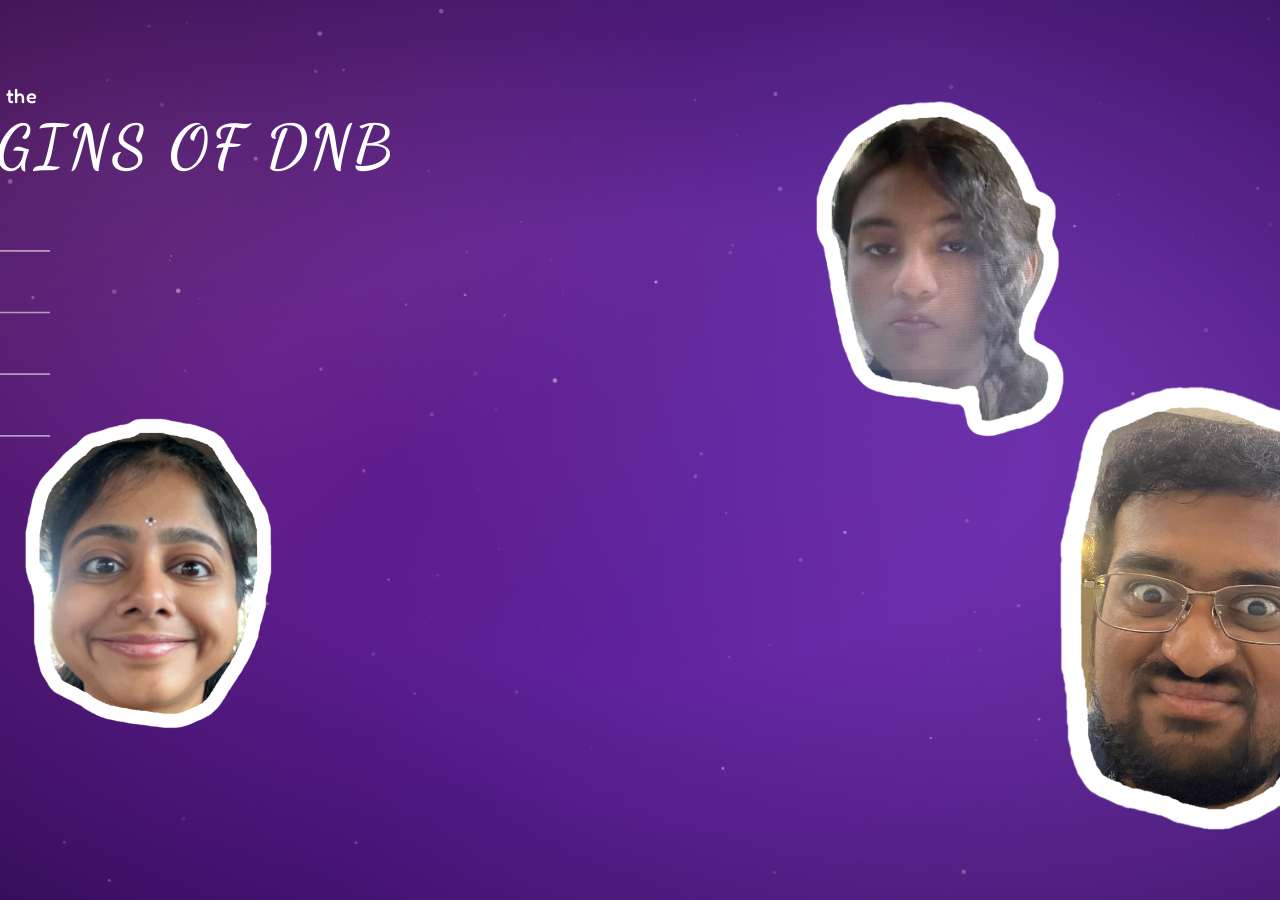
<file: index.html>
<!DOCTYPE html>
<html lang="en">
<head>
  <meta charset="UTF-8">
  <meta name="viewport" content="width=device-width, initial-scale=1.0">
  <title>DNB 24th Birthday</title>
  <script src="audio/game-audio.js"></script>
  <script>
    GameAudio.initBgm('goofy_bgm.mp3');
    location.replace('Begin.html');
  </script>
</head>
<body>
  <p><a href="Begin.html">Start the game</a></p>
</body>
</html>
</file>
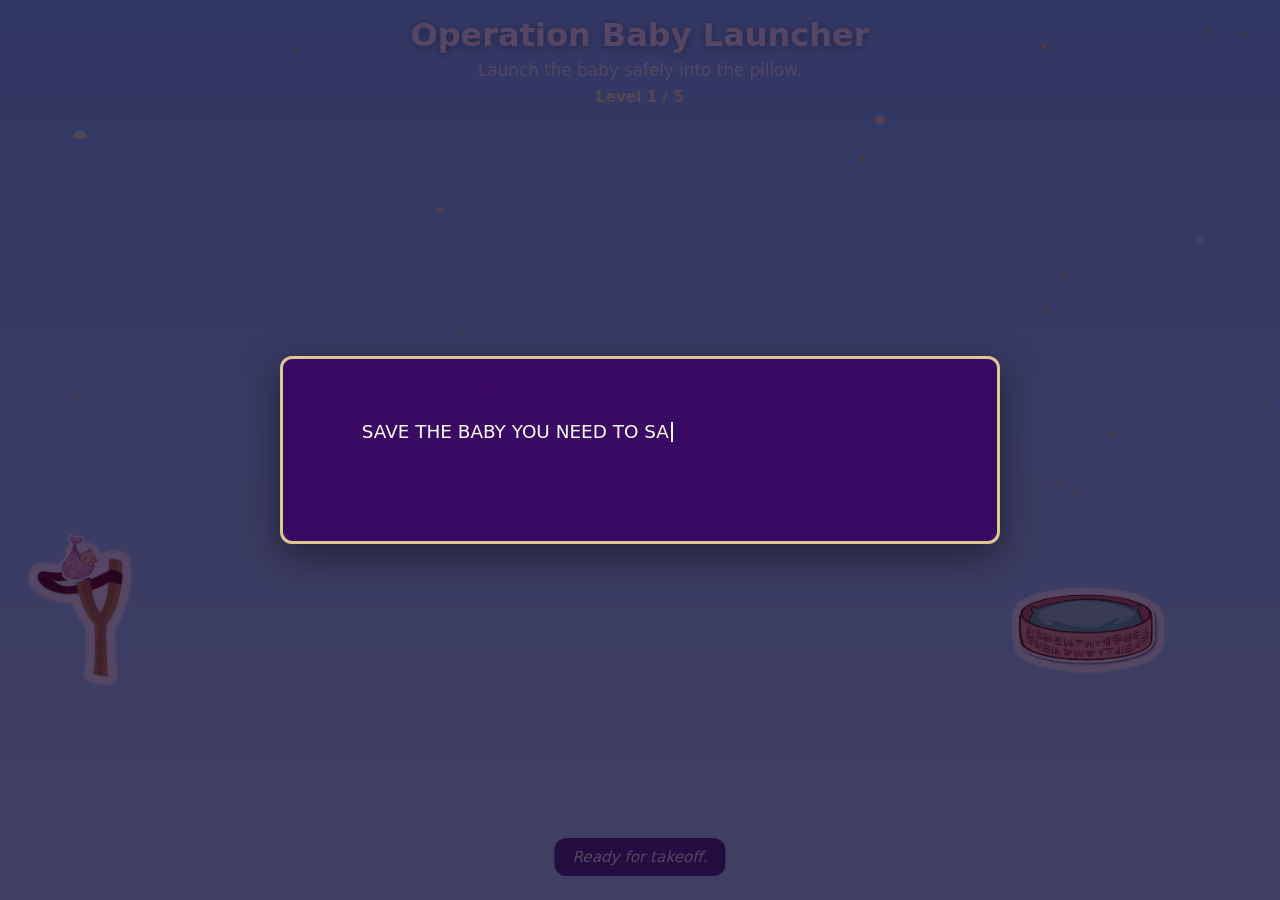
<file: baby.html>
<!DOCTYPE html>
<html lang="en">
<head>
  <meta charset="UTF-8">
  <meta name="viewport" content="width=device-width, initial-scale=1.0">
  <title>Operation Baby Launcher</title>
  <link rel="stylesheet" href="css/scene-layout.css">
  <link rel="stylesheet" href="baby/style.css">
</head>
<body>
  <div id="loading-screen" class="loading-screen">
    <p class="loading-screen__text">Loading Operation Baby Launcher...</p>
  </div>

  <div class="intro-overlay intro-overlay--hidden" id="intro-overlay">
    <div class="intro-box" id="intro-box">
      <p class="intro-text">
        <span id="intro-typewriter"></span><span id="intro-cursor" class="intro-cursor"></span>
      </p>
      <p class="intro-continue" id="intro-continue">&lt;click to continue&gt;</p>
    </div>
  </div>

  <div id="ui-overlay" class="ui-overlay ui-overlay--hidden">
    <header class="game-header">
      <h1 class="game-title">Operation Baby Launcher</h1>
      <p class="game-subtitle">Launch the baby safely into the pillow.</p>
      <p class="level-indicator" id="level-indicator">Level 1 / 5</p>
      <button class="btn btn--compact" id="btn-change-level" type="button" hidden>Change Level</button>
    </header>

    <div class="hud" id="drag-hud" hidden>
      <span id="power-readout">Power: 0</span>
      <span id="angle-readout">Angle: 0°</span>
    </div>

    <p class="commentary" id="commentary" aria-live="polite"></p>

    <div class="modal" id="result-modal" hidden>
      <h2 class="modal__title" id="result-title"></h2>
      <p class="modal__message" id="result-message"></p>
      <p class="modal__submessage" id="result-submessage"></p>
      <div class="modal__actions">
        <button class="btn" id="btn-retry" type="button" hidden>Retry</button>
        <button class="btn" id="btn-replay" type="button" hidden>Replay</button>
        <button class="btn btn--primary" id="btn-next" type="button" hidden>Next Level</button>
      </div>
    </div>
  </div>

  <div class="scene-viewport">
    <div class="scene-stage" id="scene-stage">
      <canvas id="game-canvas" aria-label="Operation Baby Launcher game canvas"></canvas>
    </div>
  </div>

  <div class="level-select" id="level-select" hidden>
    <div class="level-select__panel">
      <h2 class="level-select__title">Select Level</h2>
      <div class="level-select__grid" id="level-select-grid"></div>
      <button class="btn" id="level-select-map" type="button">Back to Map</button>
    </div>
  </div>

  <div class="victory-overlay victory-overlay--hidden" id="victory-overlay">
    <img
      class="victory-sticker"
      id="victory-sticker"
      src="stickers/images/Baby/baby_sticker.png"
      alt="Baby reward"
    >
    <button class="map-return" id="map-return" type="button">
      <span class="map-return__arrow" aria-hidden="true">→</span>
      <span>Click to go back to Map</span>
    </button>
  </div>

  <script src="js/scene-layout.js"></script>
  <script src="audio/game-audio.js"></script>
  <script src="js/game-replay.js"></script>
  <script src="baby/script.js" defer></script>
</body>
</html>
</file>
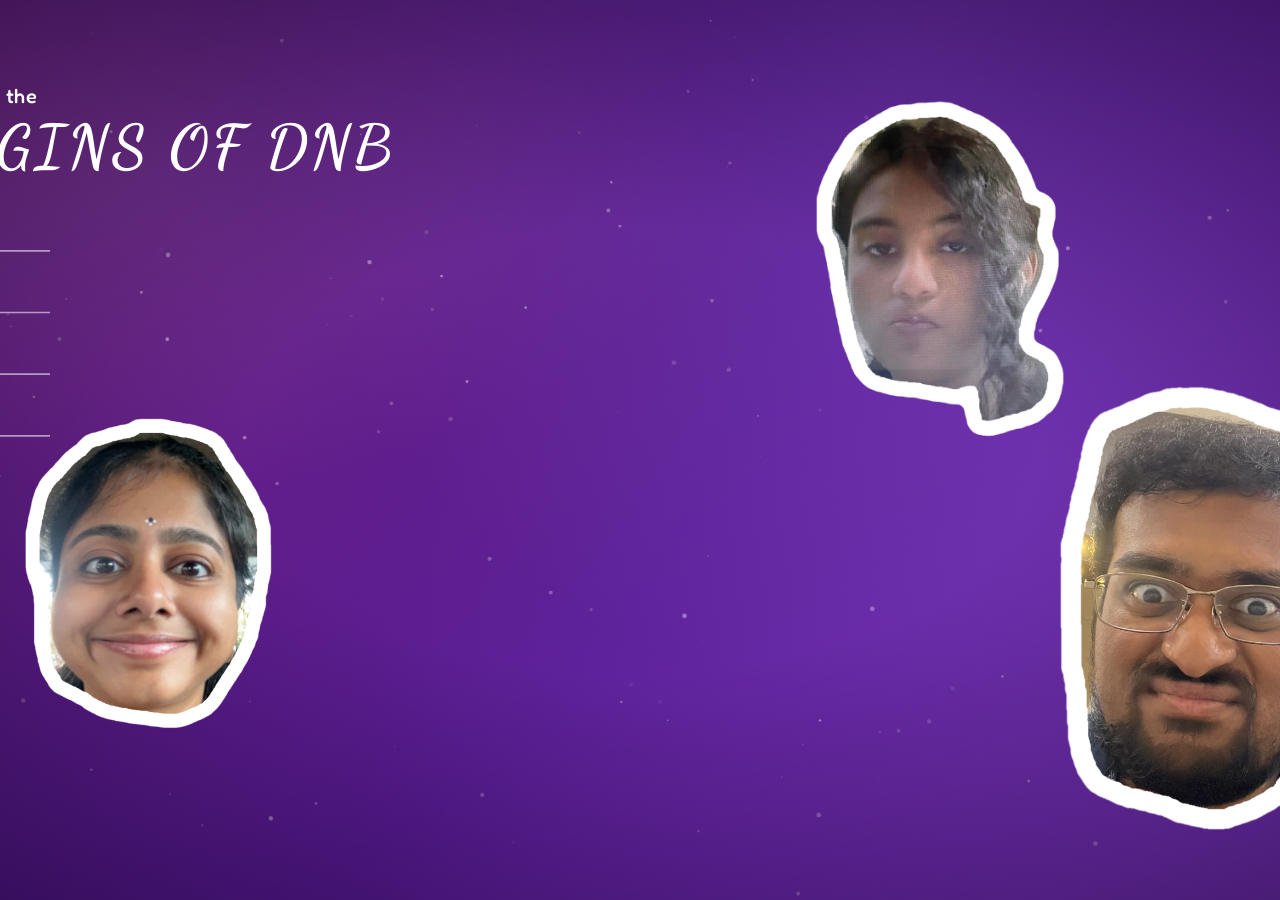
<file: Begin.html>
<!DOCTYPE html>
<html lang="en">
<head>
  <meta charset="UTF-8">
  <meta name="viewport" content="width=device-width, initial-scale=1.0">
  <title>Begin</title>
  <link rel="preconnect" href="https://fonts.googleapis.com">
  <link rel="preconnect" href="https://fonts.gstatic.com" crossorigin>
  <link href="https://fonts.googleapis.com/css2?family=Dancing+Script:wght@700&family=Fredoka:wght@500&display=swap" rel="stylesheet">
  <link rel="stylesheet" href="css/scene-layout.css">
  <style>
    * {
      margin: 0;
      padding: 0;
      box-sizing: border-box;
    }

    html, body {
      width: 100%;
      height: 100%;
      overflow: hidden;
    }

    body {
      color: #ffffff;
    }

    .scene-background {
      overflow: hidden;
      background: #3b0764;
    }

    .scene-background__gradient {
      position: absolute;
      inset: -20%;
      background: linear-gradient(
        135deg,
        #2e1065 0%,
        #6b21a8 25%,
        #7e22ce 50%,
        #581c87 75%,
        #4c1d95 100%
      );
      background-size: 300% 300%;
      animation: gradient-drift 14s ease-in-out infinite;
    }

    .scene-background__gradient::before {
      content: "";
      position: absolute;
      inset: 0;
      background:
        radial-gradient(circle at 18% 22%, rgba(236, 72, 153, 0.28), transparent 42%),
        radial-gradient(circle at 82% 78%, rgba(167, 139, 250, 0.22), transparent 48%),
        radial-gradient(circle at 62% 18%, rgba(192, 132, 252, 0.18), transparent 38%);
      animation: glow-drift 18s ease-in-out infinite alternate;
    }

    .scene-background__particles {
      position: absolute;
      inset: 0;
      width: 100%;
      height: 100%;
      pointer-events: none;
    }

    .scene-background__vignette {
      position: absolute;
      inset: 0;
      background:
        radial-gradient(ellipse at center, transparent 35%, rgba(20, 0, 40, 0.55) 100%),
        radial-gradient(ellipse at 18% 18%, rgba(255, 255, 255, 0.08), transparent 32%);
      pointer-events: none;
    }

    @keyframes gradient-drift {
      0%, 100% {
        background-position: 0% 50%;
        transform: scale(1);
      }

      50% {
        background-position: 100% 50%;
        transform: scale(1.05);
      }
    }

    @keyframes glow-drift {
      0% {
        transform: translate(0, 0) scale(1);
        opacity: 0.85;
      }

      100% {
        transform: translate(3%, -2%) scale(1.08);
        opacity: 1;
      }
    }

    .scene-content {
      position: relative;
      z-index: 1;
    }

    .title-block {
      position: absolute;
      top: 100px;
      left: 50px;
      text-align: left;
    }

    .title-line {
      display: block;
      font-family: "Fredoka", sans-serif;
      font-size: 1.5rem;
      font-weight: 500;
      letter-spacing: 0.06em;
    }

    .title-line--main {
      font-family: "Dancing Script", cursive;
      font-size: clamp(2.75rem, 7vw, 4.5rem);
      font-weight: 700;
      line-height: 1.1;
      margin-top: 8px;
      animation: beating-heart 1.1s ease-in-out infinite;
      transform-origin: center left;
    }

    @keyframes beating-heart {
      0%, 100% {
        transform: scale(1);
      }

      14% {
        transform: scale(1.08);
      }

      28% {
        transform: scale(1);
      }

      42% {
        transform: scale(1.12);
      }

      70% {
        transform: scale(1);
      }
    }

    .menu {
      position: absolute;
      top: 300px;
      left: 32px;
      display: flex;
      flex-direction: column;
      gap: 18px;
    }

    .menu__divider {
      border: none;
      border-top: 2px solid rgba(255, 255, 255, 0.55);
      width: 220px;
    }

    .menu__option {
      background: none;
      border: none;
      color: #ffffff;
      font: inherit;
      font-size: 1.5rem;
      font-style: italic;
      letter-spacing: 0.12em;
      text-transform: uppercase;
      text-align: left;
      cursor: pointer;
      padding: 4px 0;
      transition: transform 0.15s ease, opacity 0.15s ease, letter-spacing 0.15s ease;
    }

    .menu__option::before {
      content: "▸ ";
      opacity: 0;
      transition: opacity 0.15s ease;
    }

    .menu__option:hover,
    .menu__option:focus-visible {
      outline: none;
      transform: translateX(8px);
      letter-spacing: 0.18em;
    }

    .menu__option:hover::before,
    .menu__option:focus-visible::before {
      opacity: 1;
    }

    .sticker {
      position: absolute;
      max-width: var(--sticker-size);
      width: var(--sticker-size);
      height: auto;
      user-select: none;
      pointer-events: none;
    }

    .sticker--dnb {
      --sticker-size: 300px;
      top: 120px;
      right: 450px;
      transform-origin: bottom center;
      animation: dnb-lean-shake 1s ease-in-out infinite;
    }

    .sticker--narams {
      --sticker-size: 300px;
      top: 500px;
      left: 220px;
      transform-origin: center center;
      animation: narams-spin 1s linear infinite;
    }

    .sticker--saurav {
      --sticker-size: 400px;
      bottom: 80px;
      right: 60px;
      transform-origin: center center;
      animation: saurav-collapse-expand 3s ease-in-out infinite;
    }

    @keyframes dnb-lean-shake {
      0%, 100% {
        transform: rotate(0deg) translateX(0);
      }

      30% {
        transform: rotate(-12deg) translateX(-6px);
      }

      70% {
        transform: rotate(12deg) translateX(6px);
      }
    }

    @keyframes narams-spin {
      from {
        transform: rotate(0deg);
      }

      to {
        transform: rotate(360deg);
      }
    }

    @keyframes saurav-collapse-expand {
      0%, 100% {
        transform: scale(1);
        opacity: 1;
      }

      40% {
        transform: scale(0);
        opacity: 0;
      }

      60% {
        transform: scale(0);
        opacity: 0;
      }
    }
  </style>
</head>
<body>
  <div class="scene-viewport">
    <div class="scene-stage" id="scene-stage">
      <div class="scene-background" aria-hidden="true">
        <div class="scene-background__gradient"></div>
        <canvas class="scene-background__particles" id="particle-canvas"></canvas>
        <div class="scene-background__vignette"></div>
      </div>

      <div class="scene-content">
    <header class="title-block">
      <span class="title-line">Welcome to the</span>
      <span class="title-line title-line--main">ORIGINS OF DNB</span>
    </header>

    <nav class="menu" aria-label="Game menu">
      <hr class="menu__divider">
      <button class="menu__option" type="button" id="start-button">Start</button>
      <hr class="menu__divider">
      <button class="menu__option" type="button" id="replay-button">Replay</button>
      <hr class="menu__divider">
      <button class="menu__option" type="button" id="nah-button">Nah</button>
      <hr class="menu__divider">
    </nav>

    <img
      class="sticker sticker--dnb"
      src="stickers/DNB_sticker.png"
      alt="DNB"
    >
    <img
      class="sticker sticker--narams"
      src="stickers/Narams_sticker.png"
      alt="Narams"
    >
    <img
      class="sticker sticker--saurav"
      id="saurav-sticker"
      src="stickers/Saurav_sticker.png"
      alt="Saurav"
    >
      </div>
    </div>
  </div>

  <script src="js/scene-layout.js"></script>
  <script src="audio/game-audio.js"></script>
  <script src="js/game-replay.js"></script>
  <script>
    SceneLayout.init();
    GameAudio.initBgm('goofy_bgm.mp3');

    document.getElementById('start-button').addEventListener('click', () => {
      GameReplay.disable();
      GameAudio.unlockAudio();
      window.location.href = 'Map.html';
    });

    document.getElementById('replay-button').addEventListener('click', () => {
      GameReplay.enable();
      GameAudio.unlockAudio();
      window.location.href = 'Map.html';
    });

    document.getElementById('nah-button').addEventListener('click', () => {
      GameAudio.unlockAudio();
      window.location.href = 'Exit.html';
    });

    const sauravSticker = document.getElementById('saurav-sticker');
    const SAURAV_CYCLE_MS = 3000;
    const SAURAV_TELEPORT_AT_MS = SAURAV_CYCLE_MS * 0.5;

    function teleportSaurav() {
      const padding = 32;
      const menuSafeZone = 320;
      const stickerSize = sauravSticker.offsetWidth || 140;
      const minX = menuSafeZone;
      const maxX = SceneLayout.DESIGN_W - stickerSize - padding;
      const minY = padding;
      const maxY = SceneLayout.DESIGN_H - stickerSize - padding;

      if (maxX <= minX || maxY <= minY) {
        return;
      }

      sauravSticker.style.bottom = 'auto';
      sauravSticker.style.right = 'auto';
      sauravSticker.style.left = `${minX + Math.random() * (maxX - minX)}px`;
      sauravSticker.style.top = `${minY + Math.random() * (maxY - minY)}px`;
    }

    function scheduleSauravTeleports() {
      function scheduleNext() {
        setTimeout(() => {
          teleportSaurav();
          scheduleNext();
        }, SAURAV_CYCLE_MS);
      }

      setTimeout(scheduleNext, SAURAV_TELEPORT_AT_MS);
    }

    scheduleSauravTeleports();

    const particleCanvas = document.getElementById('particle-canvas');
    const particleContext = particleCanvas.getContext('2d');
    let particles = [];
    let animationFrameId = null;

    function createParticles(count) {
      particles = Array.from({ length: count }, () => ({
        x: Math.random() * particleCanvas.width,
        y: Math.random() * particleCanvas.height,
        radius: Math.random() * 2.2 + 0.6,
        speedY: Math.random() * 0.35 + 0.12,
        speedX: (Math.random() - 0.5) * 0.18,
        opacity: Math.random() * 0.45 + 0.2,
        twinkleSpeed: Math.random() * 0.02 + 0.008,
        twinkleOffset: Math.random() * Math.PI * 2
      }));
    }

    function resizeParticleCanvas() {
      particleCanvas.width = SceneLayout.DESIGN_W;
      particleCanvas.height = SceneLayout.DESIGN_H;
      createParticles(Math.floor((SceneLayout.DESIGN_W * SceneLayout.DESIGN_H) / 14000));
    }

    function drawParticles(timestamp) {
      particleContext.clearRect(0, 0, particleCanvas.width, particleCanvas.height);

      particles.forEach((particle) => {
        particle.y -= particle.speedY;
        particle.x += particle.speedX;

        if (particle.y < -10) {
          particle.y = particleCanvas.height + 10;
          particle.x = Math.random() * particleCanvas.width;
        }

        if (particle.x < -10) {
          particle.x = particleCanvas.width + 10;
        } else if (particle.x > particleCanvas.width + 10) {
          particle.x = -10;
        }

        const twinkle = 0.55 + 0.45 * Math.sin(timestamp * particle.twinkleSpeed + particle.twinkleOffset);
        const alpha = particle.opacity * twinkle;

        particleContext.beginPath();
        particleContext.arc(particle.x, particle.y, particle.radius, 0, Math.PI * 2);
        particleContext.fillStyle = `rgba(255, 240, 255, ${alpha})`;
        particleContext.fill();
      });

      animationFrameId = requestAnimationFrame(drawParticles);
    }

    window.addEventListener('resize', resizeParticleCanvas);
    resizeParticleCanvas();
    animationFrameId = requestAnimationFrame(drawParticles);
  </script>
</body>
</html>
</file>
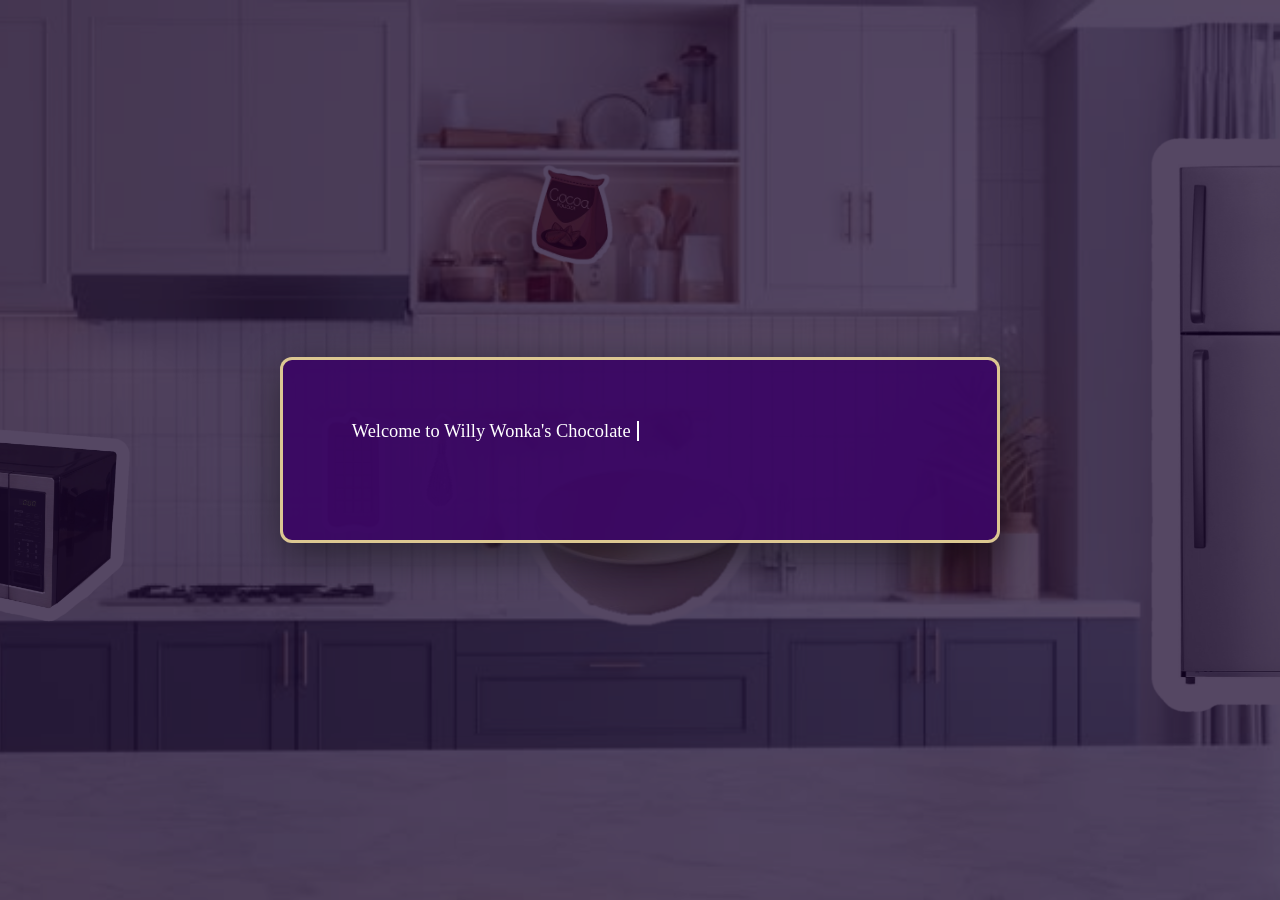
<file: dars.html>
<!DOCTYPE html>
<html lang="en">
<head>
  <meta charset="UTF-8">
  <meta name="viewport" content="width=device-width, initial-scale=1.0">
  <title>Dars</title>
  <link rel="stylesheet" href="css/scene-layout.css">
  <style>
    * {
      margin: 0;
      padding: 0;
      box-sizing: border-box;
    }

    html, body {
      width: 100%;
      height: 100%;
      overflow: hidden;
    }

    body {
      background-color: #140028;
    }

    .scene-stage--dars {
      background-color: purple;
      background-image: url('stickers/images/DARS/kitchen.png');
    }

    body.is-dimmed .scene-viewport {
      filter: brightness(0.55);
      transition: filter 0.8s ease;
    }

    .scene-content {
      position: absolute;
      inset: 0;
      z-index: 1;
      pointer-events: none;
    }

    .sticker {
      position: absolute;
      max-width: var(--sticker-size);
      width: var(--sticker-size);
      height: auto;
      user-select: none;
      transition: left 0.35s ease, top 0.35s ease, transform 0.35s ease, width 0.35s ease, opacity 0.35s ease;
    }

    .sticker--static {
      pointer-events: none;
      cursor: default;
    }

    .sticker--draggable {
      pointer-events: auto;
      cursor: grab;
      touch-action: none;
    }

    .sticker--draggable.is-dragging {
      cursor: grabbing;
      z-index: 10;
      transition: none;
    }

    .sticker--in-fridge {
      z-index: 2;
    }

    .sticker--draggable:not(.sticker--in-fridge) {
      z-index: 2;
    }

    .sticker--in-fridge:hover {
      outline: 3px solid #f9e99a;
      outline-offset: 4px;
      filter: drop-shadow(0 0 10px rgba(249, 233, 154, 0.85));
    }

    .sticker--fridge {
      --sticker-size: 350px;
      top: 15%;
      right: 0%;
      z-index: 3;
    }

    .sticker--microwave {
      --sticker-size: 350px;
      top: 47%;
      left: 0%;
    }

    .sticker--eggs { --sticker-size: 105px; top: 48%; left: 87%; }
    .sticker--milk { --sticker-size: 70px; top: 52%; left: 90%; }
    .sticker--butter { --sticker-size: 110px; top: 65%; left: 85%; }
    .sticker--bowl { --sticker-size: 300px; top: 50%; left: 50%; transform: translateX(-50%); }
    .sticker--whisk {
      --sticker-size: 100px;
      --whisk-rotate: -49deg;
      top: 47.5%;
      left: 35%;
      transform: rotate(var(--whisk-rotate));
      transform-origin: center center;
    }
    .sticker--cocoa { --sticker-size: 105px; top: 18%; left: 43%; }
    .sticker--mold { --sticker-size: 80px; top: 45.5%; left: 30%; }
    .sticker--mixed { --sticker-size: 160px; }
    .sticker--filled-mold { --sticker-size: 120px; }
    .sticker--dars { --sticker-size: 200px; z-index: 20; }

    .scene-content.is-locked .sticker--draggable {
      pointer-events: none;
      cursor: default;
    }

    .intro-overlay {
      position: fixed;
      inset: 0;
      z-index: 100;
      display: flex;
      align-items: center;
      justify-content: center;
      padding: 24px;
      background: rgba(20, 0, 40, 0.72);
      cursor: pointer;
    }

    .intro-overlay--hidden { display: none; }

    .intro-box {
      width: min(720px, 92vw);
      max-height: 80vh;
      overflow-y: auto;
      padding: 28px 32px;
      border: 3px solid rgba(249, 233, 154, 0.85);
      border-radius: 12px;
      background: rgba(59, 7, 100, 0.94);
      box-shadow: 0 12px 40px rgba(0, 0, 0, 0.45);
      cursor: pointer;
    }

    .intro-text {
      color: #ffffff;
      font-size: 1.15rem;
      line-height: 1.6;
      white-space: pre-wrap;
    }

    .intro-cursor {
      display: inline-block;
      width: 2px;
      margin-left: 2px;
      background-color: #ffffff;
      animation: blink 0.8s step-end infinite;
      vertical-align: text-bottom;
      height: 1.1em;
    }

    .intro-cursor--hidden { visibility: hidden; }

    .intro-continue {
      margin-top: 18px;
      color: #f9e99a;
      font-size: 1rem;
      font-style: italic;
      opacity: 0;
      transition: opacity 0.2s ease;
    }

    .intro-continue--visible { opacity: 1; }

    @keyframes blink {
      0%, 100% { opacity: 1; }
      50% { opacity: 0; }
    }

    .instructions {
      position: fixed;
      top: 20px;
      left: 20px;
      z-index: 50;
      max-width: min(340px, 46vw);
      padding: 16px 18px 16px 30px;
      border: 3px solid rgba(249, 233, 154, 0.85);
      border-radius: 12px;
      background: rgba(59, 7, 100, 0.94);
      box-shadow: 0 10px 32px rgba(0, 0, 0, 0.45);
      list-style: disc;
      pointer-events: none;
    }

    .instructions--hidden { display: none; }

    .instructions__item {
      color: #ffffff;
      font-size: 0.95rem;
      line-height: 1.5;
      margin-bottom: 10px;
    }

    .instructions__item:last-child { margin-bottom: 0; }

    .instructions__item--done {
      text-decoration: line-through;
      opacity: 0.65;
      color: #d8c4f0;
    }

    .instructions__item--current {
      color: #f9e99a;
      font-weight: 700;
      text-shadow: 0 0 12px rgba(249, 233, 154, 0.35);
    }

    .mix-overlay {
      position: fixed;
      inset: 0;
      z-index: 80;
      pointer-events: none;
      opacity: 0;
      transition: opacity 0.6s ease;
    }

    .mix-overlay.is-active {
      opacity: 1;
      background: rgba(0, 0, 0, 0.35);
    }

    .mix-stage {
      position: absolute;
      inset: 0;
    }

    .mix-item {
      position: absolute;
      width: var(--mix-size);
      height: auto;
      transform-origin: center center;
      pointer-events: none;
      user-select: none;
      transition: left 0.85s ease, top 0.85s ease, width 0.85s ease, opacity 0.85s ease;
    }

    .mix-item.is-shaking {
      animation: bowl-shake 0.35s ease-in-out infinite;
    }

    .mix-item.is-whisking {
      animation: whisk-rock 0.45s ease-in-out infinite;
    }

    @keyframes bowl-shake {
      0%, 100% { transform: translateX(0) scale(var(--mix-scale, 1)); }
      25% { transform: translateX(-10px) scale(var(--mix-scale, 1)); }
      75% { transform: translateX(10px) scale(var(--mix-scale, 1)); }
    }

    @keyframes whisk-rock {
      0%, 100% { transform: rotate(45deg) scale(var(--mix-scale, 1)); }
      50% { transform: rotate(-45deg) scale(var(--mix-scale, 1)); }
    }

    .time-overlay {
      position: fixed;
      inset: 0;
      z-index: 90;
      display: none;
      align-items: center;
      justify-content: center;
      background: rgba(0, 0, 0, 0.6);
      pointer-events: none;
    }

    .time-overlay.is-active { display: flex; }

    .time-overlay__image {
      max-width: min(90vw, 640px);
      max-height: 80vh;
      object-fit: contain;
    }

    .map-return {
      position: fixed;
      top: 0;
      left: 50%;
      transform: translateX(-50%);
      z-index: 120;
      display: none;
      align-items: center;
      gap: 10px;
      padding: 14px 22px;
      border: 2px solid #f9e99a;
      border-radius: 999px;
      background: rgba(59, 7, 100, 0.92);
      color: #f9e99a;
      font-size: 1rem;
      cursor: pointer;
      pointer-events: auto;
    }

    .map-return.is-visible { display: flex; }

    .map-return__arrow {
      font-size: 1.4rem;
      line-height: 1;
    }
  </style>
</head>
<body>
  <ul class="instructions instructions--hidden" id="instructions" aria-live="polite"></ul>

  <div class="intro-overlay intro-overlay--hidden" id="intro-overlay">
    <div class="intro-box" id="intro-box">
      <p class="intro-text">
        <span id="intro-typewriter"></span><span id="intro-cursor" class="intro-cursor"></span>
      </p>
      <p class="intro-continue" id="intro-continue">&lt;click to continue&gt;</p>
    </div>
  </div>

  <div class="mix-overlay" id="mix-overlay">
    <div class="mix-stage" id="mix-stage"></div>
  </div>

  <div class="time-overlay" id="time-overlay">
    <img class="time-overlay__image" src="stickers/images/DARS/30_mins_later.jpg" alt="30 minutes later">
  </div>

  <button class="map-return" id="map-return" type="button">
    <span class="map-return__arrow" aria-hidden="true">→</span>
    <span>Click to go back to Map</span>
  </button>

  <div class="scene-viewport">
    <div class="scene-stage scene-stage--cover-bg scene-stage--dars" id="scene-stage">
      <main class="scene-content is-locked" id="scene-content">
    <img class="sticker sticker--static sticker--microwave" id="microwave-sticker" src="stickers/images/DARS/microwave_sticker.png" alt="Microwave">
    <img class="sticker sticker--draggable sticker--in-fridge sticker--eggs" id="eggs-sticker" data-sticker-id="eggs" src="stickers/images/DARS/eggs_sticker.png" alt="Eggs">
    <img class="sticker sticker--draggable sticker--in-fridge sticker--milk" id="milk-sticker" data-sticker-id="milk" src="stickers/images/DARS/milk_sticker.png" alt="Milk">
    <img class="sticker sticker--draggable sticker--in-fridge sticker--butter" id="butter-sticker" data-sticker-id="butter" data-item-state="stick" src="stickers/images/DARS/stick_of_butter_sticker.png" alt="Stick of butter">
    <img class="sticker sticker--draggable sticker--whisk" id="whisk-sticker" data-sticker-id="whisk" src="stickers/images/DARS/whisk_sticker.png" alt="Whisk">
    <img class="sticker sticker--draggable sticker--mold" id="mold-sticker" data-sticker-id="mold" src="stickers/images/DARS/choco_mold_sticker.png" alt="Chocolate mold">
    <img class="sticker sticker--draggable sticker--cocoa" id="cocoa-sticker" data-sticker-id="cocoa" src="stickers/images/DARS/cocoa_powder_sticker.png" alt="Cocoa powder">
    <img class="sticker sticker--draggable sticker--bowl" id="bowl-sticker" data-sticker-id="bowl" src="stickers/images/DARS/empty_bowl_sticker.png" alt="Empty bowl">
    <img class="sticker sticker--static sticker--fridge" id="fridge-sticker" src="stickers/images/DARS/fridge_sticker.png" alt="Fridge">
      </main>
    </div>
  </div>

  <script src="js/scene-layout.js"></script>
  <script src="audio/game-audio.js"></script>
  <script src="js/game-replay.js"></script>
  <script>
    SceneLayout.init();
    GameAudio.initBgm('cooking_show_bgm.mp3');
  </script>
  <script>
    const ASSETS = {
      stickButter: 'stickers/images/DARS/stick_of_butter_sticker.png',
      meltedButter: 'stickers/images/DARS/melted_butter_sticker.png',
      mixedChocolate: 'stickers/images/DARS/mixed_chocolate_sticker.png',
      filledMold: 'stickers/images/DARS/filled_choco_mold_sticker.png',
      dars: 'stickers/images/DARS/dars_sticker.png',
      microwaveDing: 'audio/microwave-ding.mp3',
      thirtyMinutes: 'audio/30-minutes-later.mp3',
      victory: 'audio/victory.mp3'
    };

    const STORAGE = {
      intro: 'dars-intro-complete',
      gamePhase: 'dars-game-phase',
      positions: 'dars-sticker-positions'
    };

    const PHASE = {
      MELT_BUTTER: 0,
      MIX: 1,
      POUR: 2,
      FREEZE: 3,
      VICTORY: 4
    };

    const INSTRUCTIONS = [
      'Find the butter and melt it.',
      'Add melted butter, milk, eggs, and cocoa powder to the bowl. Whisk them together with the whisk.',
      'Drag the mixed chocolate onto the mold.',
      'Freeze the chocolate for 30mins.',
      'You are now a Baker!!!'
    ];

    const INTRO_MESSAGES = [
      "Welcome to Willy Wonka's Chocolate Factory!",
      "...is what I'd like to say but we broke and on a budget so",
      "Welcome to Saurav's Rented Kitchen which he shares with 4 other Goobers!!!.",
      'Your challenge is simple: Cook up a bar of chocolate to get the first arcane ingredient. Some items are interactable on this screen. Experiment by combining items together to achieve your goal.',
      'Instructions on what to do next will appear on the top left, keep an eye out for them.',
      'Good Luck DNB :D hehehehehhehe'
    ];

    const TYPE_SPEED_MS = 28;
    const MIX_SCALE = 2.5;

    const sceneContent = document.getElementById('scene-content');
    const introOverlay = document.getElementById('intro-overlay');
    const introBox = document.getElementById('intro-box');
    const introTypewriter = document.getElementById('intro-typewriter');
    const introCursor = document.getElementById('intro-cursor');
    const introContinue = document.getElementById('intro-continue');
    const instructionsPanel = document.getElementById('instructions');
    const mixOverlay = document.getElementById('mix-overlay');
    const mixStage = document.getElementById('mix-stage');
    const timeOverlay = document.getElementById('time-overlay');
    const mapReturn = document.getElementById('map-return');

    const microwaveSticker = document.getElementById('microwave-sticker');
    const fridgeSticker = document.getElementById('fridge-sticker');
    const butterSticker = document.getElementById('butter-sticker');
    const eggsSticker = document.getElementById('eggs-sticker');
    const milkSticker = document.getElementById('milk-sticker');
    const whiskSticker = document.getElementById('whisk-sticker');
    const bowlSticker = document.getElementById('bowl-sticker');
    const moldSticker = document.getElementById('mold-sticker');
    const cocoaSticker = document.getElementById('cocoa-sticker');

    const microwaveDing = new Audio(ASSETS.microwaveDing);
    const thirtyMinutesAudio = new Audio(ASSETS.thirtyMinutes);
    const victoryAudio = new Audio(ASSETS.victory);

    let gamePhase = PHASE.MELT_BUTTER;
    let instructionStep = 0;
    let introMessageIndex = 0;
    let introIsTyping = false;
    let introWaitingForClick = false;
    let isAnimating = false;
    let mixedChocolateSticker = null;
    let filledMoldSticker = null;
    let darsSticker = null;

    function saveGamePhase() {
      localStorage.setItem(STORAGE.gamePhase, String(gamePhase));
    }

    function loadGamePhase() {
      gamePhase = Number.parseInt(localStorage.getItem(STORAGE.gamePhase) || '0', 10);
      instructionStep = Math.min(gamePhase, INSTRUCTIONS.length - 1);
    }

    function lockScene() {
      sceneContent.classList.add('is-locked');
    }

    function unlockScene() {
      if (!isAnimating) {
        sceneContent.classList.remove('is-locked');
      }
    }

    function isReplayMode() {
      return GameReplay.isActive();
    }

    function renderInstructions() {
      if (!isReplayMode() && localStorage.getItem(STORAGE.intro) !== 'true') {
        instructionsPanel.classList.add('instructions--hidden');
        return;
      }

      instructionsPanel.classList.remove('instructions--hidden');
      instructionsPanel.replaceChildren();

      INSTRUCTIONS.forEach((text, index) => {
        if (index > instructionStep) {
          return;
        }

        const item = document.createElement('li');
        item.className = 'instructions__item';
        if (index < instructionStep) {
          item.classList.add('instructions__item--done');
        } else if (index === instructionStep) {
          item.classList.add('instructions__item--current');
        }
        item.textContent = text;
        instructionsPanel.appendChild(item);
      });
    }

    function advanceInstructionStep() {
      if (instructionStep >= INSTRUCTIONS.length - 1) {
        return;
      }
      instructionStep += 1;
      renderInstructions();
    }

    function advancePhase(nextPhase) {
      gamePhase = nextPhase;
      instructionStep = nextPhase;
      saveGamePhase();
      renderInstructions();
    }

    function isCenterOverTarget(sticker, target) {
      const stickerRect = sticker.getBoundingClientRect();
      const centerX = stickerRect.left + stickerRect.width / 2;
      const centerY = stickerRect.top + stickerRect.height / 2;
      const targetRect = target.getBoundingClientRect();
      return (
        centerX >= targetRect.left
        && centerX <= targetRect.right
        && centerY >= targetRect.top
        && centerY <= targetRect.bottom
      );
    }

    function getWhiskRotation(sticker) {
      if (!sticker.classList.contains('sticker--whisk')) {
        return null;
      }
      return getComputedStyle(sticker).getPropertyValue('--whisk-rotate').trim() || '0deg';
    }

    function applyStickerTransform(sticker) {
      const whiskRotation = getWhiskRotation(sticker);
      sticker.style.transform = whiskRotation ? `rotate(${whiskRotation})` : 'none';
    }

    function normalizeStickerPosition(sticker) {
      const stage = SceneLayout.stagePointFromElement(sticker);
      sticker.style.left = `${stage.x}px`;
      sticker.style.top = `${stage.y}px`;
      applyStickerTransform(sticker);
    }

    function centerStickerOnTarget(sticker, target) {
      const targetStage = SceneLayout.stagePointFromElement(target);
      const width = sticker.offsetWidth;
      const height = sticker.offsetHeight;
      sticker.style.left = `${targetStage.centerX - width / 2}px`;
      sticker.style.top = `${targetStage.centerY - height / 2}px`;
      applyStickerTransform(sticker);
    }

    function getStickerStagePosition(sticker) {
      const left = parseFloat(sticker.style.left);
      const top = parseFloat(sticker.style.top);
      if (Number.isFinite(left) && Number.isFinite(top)) {
        return { left: `${left}px`, top: `${top}px` };
      }

      const stage = SceneLayout.stagePointFromElement(sticker);
      return { left: `${stage.x}px`, top: `${stage.y}px` };
    }

    function saveStickerPositions() {
      const positions = {};
      document.querySelectorAll('.sticker--draggable').forEach((sticker) => {
        if (!sticker.isConnected) {
          return;
        }
        const position = getStickerStagePosition(sticker);
        positions[sticker.dataset.stickerId] = {
          left: position.left,
          top: position.top,
          itemState: sticker.dataset.itemState || 'stick'
        };
      });
      localStorage.setItem(STORAGE.positions, JSON.stringify(positions));
    }

    function loadStickerPositions() {
      const saved = localStorage.getItem(STORAGE.positions);
      if (!saved) {
        return;
      }
      const positions = JSON.parse(saved);
      document.querySelectorAll('.sticker--draggable').forEach((sticker) => {
        const savedPosition = positions[sticker.dataset.stickerId];
        if (!savedPosition) {
          return;
        }
        sticker.style.left = savedPosition.left;
        sticker.style.top = savedPosition.top;
        if (savedPosition.itemState === 'melted') {
          sticker.src = ASSETS.meltedButter;
          sticker.dataset.itemState = 'melted';
          sticker.classList.remove('sticker--in-fridge');
        }
        applyStickerTransform(sticker);
      });
    }

    function isMeltedButter() {
      return butterSticker.dataset.itemState === 'melted';
    }

    function meltButter(playSound, skipPhaseAdvance = false) {
      if (isMeltedButter()) {
        return;
      }

      butterSticker.src = ASSETS.meltedButter;
      butterSticker.alt = 'Melted butter';
      butterSticker.dataset.itemState = 'melted';
      butterSticker.classList.remove('sticker--in-fridge');
      centerStickerOnTarget(butterSticker, microwaveSticker);

      if (playSound) {
        microwaveDing.currentTime = 0;
        microwaveDing.play().catch(() => {});
      }

      if (!skipPhaseAdvance) {
        advancePhase(PHASE.MIX);
      }
      saveStickerPositions();
    }

    function markInBowl(sticker) {
      if (isCenterOverTarget(sticker, bowlSticker)) {
        sticker.dataset.inBowl = 'true';
        centerStickerOnTarget(sticker, bowlSticker);
      }
    }

    function checkMixReady() {
      if (gamePhase !== PHASE.MIX || isAnimating) {
        return;
      }

      const butterReady = isMeltedButter() && butterSticker.dataset.inBowl === 'true';
      const eggsReady = eggsSticker.dataset.inBowl === 'true';
      const milkReady = milkSticker.dataset.inBowl === 'true';
      const cocoaReady = cocoaSticker.dataset.inBowl === 'true';
      const whiskReady = whiskSticker.dataset.inBowl === 'true';

      if (butterReady && eggsReady && milkReady && cocoaReady && whiskReady) {
        startMixingSequence();
      }
    }

    function wait(ms) {
      return new Promise((resolve) => window.setTimeout(resolve, ms));
    }

    function createMixClone(sourceSticker) {
      const clone = document.createElement('img');
      clone.className = 'mix-item';
      clone.src = sourceSticker.src;
      clone.alt = sourceSticker.alt;
      const rect = sourceSticker.getBoundingClientRect();
      clone.style.setProperty('--mix-size', `${rect.width}px`);
      clone.style.setProperty('--mix-scale', '1');
      clone.style.left = `${rect.left}px`;
      clone.style.top = `${rect.top}px`;
      mixStage.appendChild(clone);
      return { clone, rect };
    }

    async function startMixingSequence() {
      isAnimating = true;
      lockScene();
      document.body.classList.add('is-dimmed');
      mixOverlay.classList.add('is-active');

      const sources = [bowlSticker, whiskSticker, eggsSticker, milkSticker, butterSticker, cocoaSticker];
      const clones = sources.map(createMixClone);

      await wait(100);

      const centerX = window.innerWidth / 2;
      const centerY = window.innerHeight / 2;
      const bowlTargetY = centerY + 40;
      const whiskTargetY = centerY - 180;
      const orbitRadius = 220;
      const ingredientAngles = new Map([
        [eggsSticker, -Math.PI / 2],
        [milkSticker, Math.PI / 6],
        [butterSticker, Math.PI],
        [cocoaSticker, -Math.PI / 3]
      ]);

      clones.forEach(({ clone, rect }, index) => {
        const source = sources[index];
        const targetWidth = rect.width * MIX_SCALE;
        clone.style.setProperty('--mix-size', `${targetWidth}px`);
        clone.style.setProperty('--mix-scale', String(MIX_SCALE));

        if (source === bowlSticker) {
          clone.style.left = `${centerX - targetWidth / 2}px`;
          clone.style.top = `${bowlTargetY - targetWidth / 2}px`;
          clone.dataset.role = 'bowl';
          return;
        }

        if (source === whiskSticker) {
          clone.style.left = `${centerX - targetWidth / 2}px`;
          clone.style.top = `${whiskTargetY - targetWidth / 2}px`;
          clone.dataset.role = 'whisk';
          return;
        }

        const angle = ingredientAngles.get(source) ?? 0;
        const x = centerX + Math.cos(angle) * orbitRadius - targetWidth / 2;
        const y = centerY + Math.sin(angle) * orbitRadius - targetWidth / 2;
        clone.style.left = `${x}px`;
        clone.style.top = `${y}px`;
        clone.dataset.role = 'ingredient';
      });

      await wait(900);

      const bowlClone = clones.find(({ clone }) => clone.dataset.role === 'bowl').clone;
      const whiskClone = clones.find(({ clone }) => clone.dataset.role === 'whisk').clone;
      bowlClone.classList.add('is-shaking');
      whiskClone.classList.add('is-whisking');

      const ingredientClones = clones.filter(({ clone }) => clone.dataset.role === 'ingredient');
      const bowlRect = bowlClone.getBoundingClientRect();
      const bowlCenterX = bowlRect.left + bowlRect.width / 2;
      const bowlCenterY = bowlRect.top + bowlRect.height / 2;

      ingredientClones.forEach(({ clone }, index) => {
        window.setTimeout(() => {
          clone.style.transition = 'left 1.4s ease-in, top 1.4s ease-in, width 1.4s ease-in, opacity 1.4s ease-in';
          clone.style.left = `${bowlCenterX - 10}px`;
          clone.style.top = `${bowlCenterY - 10}px`;
          clone.style.setProperty('--mix-size', '12px');
          clone.style.opacity = '0';
        }, index * 180);
      });

      await wait(1800);

      mixStage.replaceChildren();
      mixOverlay.classList.remove('is-active');
      document.body.classList.remove('is-dimmed');

      sources.forEach((sticker) => sticker.remove());

      mixedChocolateSticker = createDynamicSticker(
        'mixed',
        ASSETS.mixedChocolate,
        'Mixed chocolate',
        SceneLayout.DESIGN_W / 2,
        SceneLayout.DESIGN_H / 2
      );
      sceneContent.appendChild(mixedChocolateSticker);
      bindDraggable(mixedChocolateSticker);

      isAnimating = false;
      advancePhase(PHASE.POUR);
      saveStickerPositions();
      unlockScene();
    }

    function createDynamicSticker(id, src, alt, x, y) {
      const sticker = document.createElement('img');
      sticker.className = `sticker sticker--draggable sticker--${id}`;
      sticker.dataset.stickerId = id;
      sticker.src = src;
      sticker.alt = alt;
      sticker.style.left = `${x - 80}px`;
      sticker.style.top = `${y - 80}px`;
      return sticker;
    }

    function combineMoldAndChocolate() {
      if (gamePhase !== PHASE.POUR || !mixedChocolateSticker) {
        return;
      }

      const moldStage = SceneLayout.stagePointFromElement(moldSticker);

      moldSticker.remove();
      mixedChocolateSticker.remove();
      mixedChocolateSticker = null;

      filledMoldSticker = createDynamicSticker(
        'filled-mold',
        ASSETS.filledMold,
        'Filled chocolate mold',
        moldStage.centerX,
        moldStage.centerY
      );
      sceneContent.appendChild(filledMoldSticker);
      bindDraggable(filledMoldSticker);

      advancePhase(PHASE.FREEZE);
      saveStickerPositions();
    }

    function freezeChocolate() {
      if (gamePhase !== PHASE.FREEZE || !filledMoldSticker) {
        return;
      }

      filledMoldSticker.classList.add('sticker--in-fridge');
      centerStickerOnTarget(filledMoldSticker, fridgeSticker);

      isAnimating = true;
      lockScene();

      timeOverlay.classList.add('is-active');
      thirtyMinutesAudio.currentTime = 0;
      thirtyMinutesAudio.play().catch(() => {});

      const onTimeAudioEnded = () => {
        thirtyMinutesAudio.removeEventListener('ended', onTimeAudioEnded);
        timeOverlay.classList.remove('is-active');
        startVictorySequence();
      };

      thirtyMinutesAudio.addEventListener('ended', onTimeAudioEnded);
      saveStickerPositions();
    }

    function positionMapReturnBelowDars() {
      if (!darsSticker) {
        return;
      }

      const darsRect = darsSticker.getBoundingClientRect();
      const gapBelowDars = 16;
      mapReturn.style.top = `${darsRect.bottom + gapBelowDars}px`;
      mapReturn.style.left = `${darsRect.left + darsRect.width / 2}px`;
      mapReturn.style.transform = 'translateX(-50%)';
    }

    async function startVictorySequence() {
      advancePhase(PHASE.VICTORY);

      if (filledMoldSticker) {
        filledMoldSticker.remove();
        filledMoldSticker = null;
      }

      victoryAudio.currentTime = 0;
      victoryAudio.play().catch(() => {});

      const fridgeStage = SceneLayout.stagePointFromElement(fridgeSticker);
      darsSticker = createDynamicSticker('dars', ASSETS.dars, 'Dars chocolate bar', fridgeStage.x, fridgeStage.y);
      darsSticker.style.setProperty('--sticker-size', '120px');
      darsSticker.style.zIndex = '25';
      sceneContent.appendChild(darsSticker);

      await wait(200);

      const targetSize = Math.min(SceneLayout.DESIGN_W, SceneLayout.DESIGN_H) * 0.42;
      darsSticker.style.transition = 'left 2.2s ease, top 2.2s ease, width 2.2s ease';
      darsSticker.style.left = `${SceneLayout.DESIGN_W / 2 - targetSize / 2}px`;
      darsSticker.style.top = `${SceneLayout.DESIGN_H / 2 - targetSize / 2}px`;
      darsSticker.style.setProperty('--sticker-size', `${targetSize}px`);

      await wait(2300);

      positionMapReturnBelowDars();
      mapReturn.classList.add('is-visible');
      isAnimating = false;
      saveStickerPositions();
    }

    function handleDrop(sticker) {
      if (gamePhase === PHASE.MELT_BUTTER && sticker === butterSticker && !isMeltedButter()) {
        if (isCenterOverTarget(sticker, microwaveSticker)) {
          meltButter(true);
        }
        return;
      }

      if (gamePhase === PHASE.MIX) {
        if ([butterSticker, eggsSticker, milkSticker, cocoaSticker, whiskSticker].includes(sticker)) {
          if (sticker === butterSticker && !isMeltedButter()) {
            return;
          }
          markInBowl(sticker);
          checkMixReady();
        }
        return;
      }

      if (gamePhase === PHASE.POUR && sticker === mixedChocolateSticker) {
        if (isCenterOverTarget(sticker, moldSticker)) {
          combineMoldAndChocolate();
        }
        return;
      }

      if (gamePhase === PHASE.FREEZE && sticker === filledMoldSticker) {
        if (isCenterOverTarget(sticker, fridgeSticker)) {
          freezeChocolate();
        }
      }
    }

    function bindDraggable(sticker) {
      sticker.addEventListener('pointerdown', (event) => {
        if (sceneContent.classList.contains('is-locked') || isAnimating) {
          return;
        }
        event.preventDefault();
        sticker.setPointerCapture(event.pointerId);
        startDrag(sticker, event.clientX, event.clientY);
      });
    }

    function startDrag(sticker, clientX, clientY) {
      normalizeStickerPosition(sticker);
      const pointer = SceneLayout.clientToStage(clientX, clientY);
      const stickerLeft = parseFloat(sticker.style.left) || 0;
      const stickerTop = parseFloat(sticker.style.top) || 0;
      const offsetX = pointer.x - stickerLeft;
      const offsetY = pointer.y - stickerTop;
      sticker.classList.add('is-dragging');

      function moveAt(x, y) {
        const point = SceneLayout.clientToStage(x, y);
        sticker.style.left = `${point.x - offsetX}px`;
        sticker.style.top = `${point.y - offsetY}px`;
        applyStickerTransform(sticker);
      }

      function onPointerMove(event) {
        moveAt(event.clientX, event.clientY);
      }

      function onPointerUp() {
        sticker.classList.remove('is-dragging');
        handleDrop(sticker);
        saveStickerPositions();
        window.removeEventListener('pointermove', onPointerMove);
        window.removeEventListener('pointerup', onPointerUp);
      }

      window.addEventListener('pointermove', onPointerMove);
      window.addEventListener('pointerup', onPointerUp);
    }

    function hideIntro() {
      introOverlay.classList.add('intro-overlay--hidden');
      unlockScene();
    }

    function showIntro() {
      introOverlay.classList.remove('intro-overlay--hidden');
    }

    function completeIntro() {
      localStorage.setItem(STORAGE.intro, 'true');
      hideIntro();
      renderInstructions();
    }

    function showContinuePrompt() {
      introWaitingForClick = true;
      introCursor.classList.add('intro-cursor--hidden');
      introContinue.classList.add('intro-continue--visible');
    }

    function resetIntroPanel() {
      introTypewriter.textContent = '';
      introContinue.classList.remove('intro-continue--visible');
      introCursor.classList.remove('intro-cursor--hidden');
      introWaitingForClick = false;
    }

    function typeIntroMessage(message, onComplete) {
      introIsTyping = true;
      let charIndex = 0;
      const text = GameAudio.replacePlayerText(message);

      function typeNextCharacter() {
        if (charIndex < text.length) {
          const char = text.charAt(charIndex);
          introTypewriter.textContent += char;
          GameAudio.playTypeChar(char);
          charIndex += 1;
          window.setTimeout(typeNextCharacter, TYPE_SPEED_MS);
          return;
        }
        introIsTyping = false;
        onComplete();
      }

      typeNextCharacter();
    }

    function startIntroMessage() {
      resetIntroPanel();
      typeIntroMessage(INTRO_MESSAGES[introMessageIndex], showContinuePrompt);
    }

    function advanceIntro() {
      if (introIsTyping || !introWaitingForClick) {
        return;
      }
      introMessageIndex += 1;
      if (introMessageIndex >= INTRO_MESSAGES.length) {
        completeIntro();
        return;
      }
      startIntroMessage();
    }

    function initIntro() {
      if (isReplayMode()) {
        hideIntro();
        renderInstructions();
        return;
      }

      if (localStorage.getItem(STORAGE.intro) === 'true') {
        hideIntro();
        renderInstructions();
        return;
      }

      showIntro();
      startIntroMessage();
      introOverlay.addEventListener('click', advanceIntro);
      introBox.addEventListener('click', (event) => {
        event.stopPropagation();
        advanceIntro();
      });
    }

    function restoreGameState() {
      if (gamePhase >= PHASE.MIX && !isMeltedButter()) {
        meltButter(false, true);
      }

      if (gamePhase >= PHASE.POUR) {
        [eggsSticker, milkSticker, butterSticker, bowlSticker, whiskSticker, cocoaSticker].forEach((el) => el.remove());
      }

      if (gamePhase === PHASE.POUR && !mixedChocolateSticker) {
        mixedChocolateSticker = createDynamicSticker(
          'mixed',
          ASSETS.mixedChocolate,
          'Mixed chocolate',
          SceneLayout.DESIGN_W / 2,
          SceneLayout.DESIGN_H / 2
        );
        sceneContent.appendChild(mixedChocolateSticker);
        bindDraggable(mixedChocolateSticker);
      }

      if (gamePhase >= PHASE.FREEZE) {
        moldSticker.remove();
        if (mixedChocolateSticker) {
          mixedChocolateSticker.remove();
          mixedChocolateSticker = null;
        }

        if (gamePhase === PHASE.FREEZE && !filledMoldSticker) {
          filledMoldSticker = createDynamicSticker(
            'filled-mold',
            ASSETS.filledMold,
            'Filled chocolate mold',
            SceneLayout.DESIGN_W * 0.5,
            SceneLayout.DESIGN_H * 0.6
          );
          sceneContent.appendChild(filledMoldSticker);
          bindDraggable(filledMoldSticker);
        }
      }

      if (gamePhase >= PHASE.VICTORY) {
        if (filledMoldSticker) {
          filledMoldSticker.remove();
          filledMoldSticker = null;
        }
        if (!darsSticker) {
          const targetSize = Math.min(SceneLayout.DESIGN_W, SceneLayout.DESIGN_H) * 0.42;
          darsSticker = createDynamicSticker(
            'dars',
            ASSETS.dars,
            'Dars chocolate bar',
            SceneLayout.DESIGN_W / 2,
            SceneLayout.DESIGN_H / 2
          );
          darsSticker.style.setProperty('--sticker-size', `${targetSize}px`);
          darsSticker.style.left = `${SceneLayout.DESIGN_W / 2 - targetSize / 2}px`;
          darsSticker.style.top = `${SceneLayout.DESIGN_H / 2 - targetSize / 2}px`;
          sceneContent.appendChild(darsSticker);
        }
        positionMapReturnBelowDars();
        mapReturn.classList.add('is-visible');
      }
    }

    function resetReplayChallenge() {
      gamePhase = PHASE.MELT_BUTTER;
      instructionStep = 0;
      isAnimating = false;
      mixedChocolateSticker = null;
      filledMoldSticker = null;
      darsSticker = null;
      mapReturn.classList.remove('is-visible');

      try {
        localStorage.removeItem(STORAGE.gamePhase);
        localStorage.removeItem(STORAGE.positions);
      } catch (error) {
        // Ignore storage failures in private mode.
      }
    }

    mapReturn.addEventListener('click', () => {
      if (!isReplayMode()) {
        localStorage.setItem('dars-challenge-complete', 'true');
        sessionStorage.setItem('dars-map-animate', 'true');
      }
      window.location.href = 'Map.html';
    });

    document.querySelectorAll('.sticker--draggable').forEach(bindDraggable);

    window.addEventListener('load', () => {
      if (isReplayMode()) {
        resetReplayChallenge();
        initIntro();
        renderInstructions();
        return;
      }

      loadGamePhase();
      loadStickerPositions();
      restoreGameState();
      initIntro();
      renderInstructions();
    });

    window.addEventListener('resize', () => {
      if (gamePhase >= PHASE.VICTORY && darsSticker) {
        positionMapReturnBelowDars();
      }
    });
  </script>
</body>
</html>
</file>
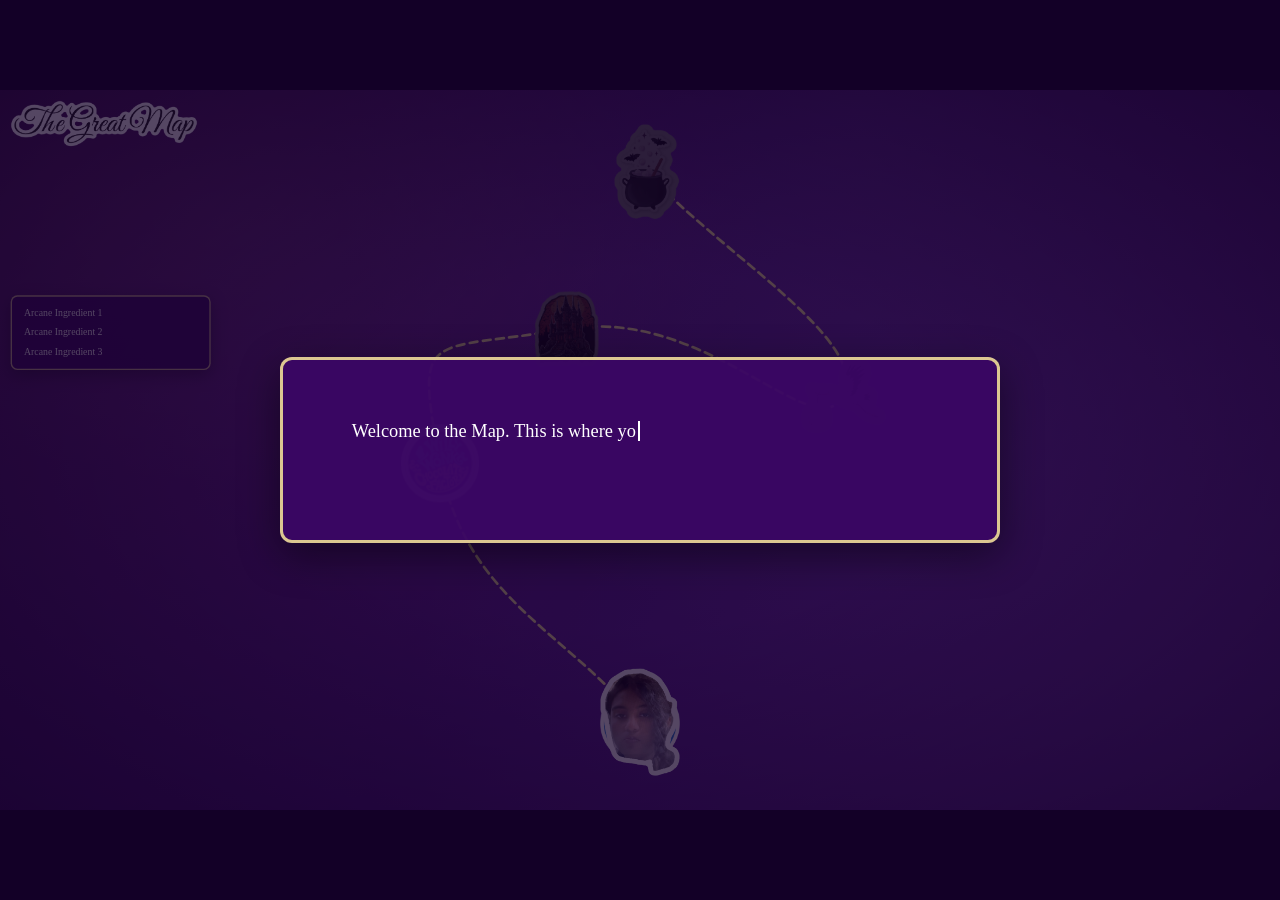
<file: Map.html>
<!DOCTYPE html>
<html lang="en">
<head>
  <meta charset="UTF-8">
  <meta name="viewport" content="width=device-width, initial-scale=1.0">
  <title>Map</title>
  <link rel="stylesheet" href="css/scene-layout.css">
  <style>
    * {
      margin: 0;
      padding: 0;
      box-sizing: border-box;
    }

    html, body {
      width: 100%;
      height: 100%;
      overflow: hidden;
    }

    body {
      color: #ffffff;
    }

    .scene-background {
      overflow: hidden;
      background: #3b0764;
    }

    .scene-background__gradient {
      position: absolute;
      inset: -20%;
      background: linear-gradient(
        135deg,
        #2e1065 0%,
        #6b21a8 25%,
        #7e22ce 50%,
        #581c87 75%,
        #4c1d95 100%
      );
      background-size: 300% 300%;
      animation: gradient-drift 14s ease-in-out infinite;
    }

    .scene-background__gradient::before {
      content: "";
      position: absolute;
      inset: 0;
      background:
        radial-gradient(circle at 18% 22%, rgba(236, 72, 153, 0.28), transparent 42%),
        radial-gradient(circle at 82% 78%, rgba(167, 139, 250, 0.22), transparent 48%),
        radial-gradient(circle at 62% 18%, rgba(192, 132, 252, 0.18), transparent 38%);
      animation: glow-drift 18s ease-in-out infinite alternate;
    }

    .scene-background__vignette {
      position: absolute;
      inset: 0;
      background:
        radial-gradient(ellipse at center, transparent 35%, rgba(20, 0, 40, 0.55) 100%),
        radial-gradient(ellipse at 18% 18%, rgba(255, 255, 255, 0.08), transparent 32%);
      pointer-events: none;
    }

    @keyframes gradient-drift {
      0%, 100% {
        background-position: 0% 50%;
        transform: scale(1);
      }

      50% {
        background-position: 100% 50%;
        transform: scale(1.05);
      }
    }

    @keyframes glow-drift {
      0% {
        transform: translate(0, 0) scale(1);
        opacity: 0.85;
      }

      100% {
        transform: translate(3%, -2%) scale(1.08);
        opacity: 1;
      }
    }

    .scene-content {
      position: relative;
      z-index: 1;
    }

    .map-path {
      pointer-events: none;
      z-index: 0;
    }

    .map-path__line {
      fill: none;
      stroke: #f9e99a;
      stroke-width: 4;
      stroke-linecap: round;
      stroke-linejoin: round;
      stroke-dasharray: 12 8;
    }

    .sticker {
      position: absolute;
      max-width: var(--sticker-size);
      width: var(--sticker-size);
      height: auto;
      pointer-events: none;
      user-select: none;
      z-index: 1;
    }

    .sticker--great-map {
      --sticker-size: 280px;
      top: 16px;
      left: 16px;
    }

    .ingredient-checklist {
      position: absolute;
      top: 308px;
      left: 16px;
      z-index: 3;
      width: 300px;
      padding: 14px 18px;
      border: 2px solid rgba(249, 233, 154, 0.75);
      border-radius: 10px;
      background: rgba(59, 7, 100, 0.88);
      box-shadow: 0 8px 24px rgba(0, 0, 0, 0.35);
      list-style: none;
      pointer-events: none;
    }

    .ingredient-checklist__item {
      color: #ffffff;
      font-size: 0.92rem;
      line-height: 1.45;
    }

    .ingredient-checklist__item + .ingredient-checklist__item {
      margin-top: 8px;
    }

    .ingredient-checklist__item.is-revealed {
      color: #f9e99a;
      font-weight: 600;
    }

    .sticker--locked {
      filter: brightness(0.42) grayscale(0.3);
      pointer-events: none;
      cursor: default;
    }

    .sticker--dnb {
      --sticker-size: 120px;
      transform-origin: bottom center;
      animation: dnb-lean-shake 1.1s ease-in-out infinite;
    }

    .dnb-container {
      position: absolute;
      z-index: 2;
      pointer-events: none;
    }

    .dnb-container .sticker--dnb {
      position: relative;
    }

    @keyframes dnb-lean-shake {
      0%, 100% {
        transform: rotate(0deg) translateX(0);
      }

      30% {
        transform: rotate(-12deg) translateX(-6px);
      }

      70% {
        transform: rotate(12deg) translateX(6px);
      }
    }

    .sticker--clickable {
      pointer-events: auto;
      cursor: pointer;
      transition: filter 0.15s ease;
    }

    .sticker--clickable:hover {
      filter: brightness(1.15);
    }

    .sticker--castle {
      --sticker-size: 100px;
      top: 300px;
      left: 800px;
      transition: opacity 1.2s ease;
    }

    .sticker--castle.is-complete {
      opacity: 0;
      pointer-events: none;
    }

    .sticker--legendary-nose {
      --sticker-size: 100px;
      top: 300px;
      left: 800px;
      z-index: 2;
      opacity: 0;
      transition: opacity 1.2s ease;
    }

    .sticker--legendary-nose.is-visible {
      opacity: 1;
    }

    .sticker--stork {
      --sticker-size: 130px;
      top: 400px;
      left: 1200px;
      transition: opacity 1.2s ease;
    }

    .sticker--stork.is-complete {
      opacity: 0;
      pointer-events: none;
    }

    .sticker--baby-reward {
      --sticker-size: 130px;
      top: 400px;
      left: 1200px;
      z-index: 2;
      opacity: 0;
      transition: opacity 1.2s ease;
    }

    .sticker--baby-reward.is-visible {
      opacity: 1;
    }

    .sticker--willy {
      --sticker-size: 120px;
      top: 500px;
      left: 600px;
      transition: opacity 1.2s ease;
    }

    .sticker--willy.is-complete {
      opacity: 0;
      pointer-events: none;
    }

    .sticker--dars {
      --sticker-size: 120px;
      top: 500px;
      left: 600px;
      z-index: 2;
      opacity: 0;
      transition: opacity 1.2s ease;
    }

    .sticker--dars.is-visible {
      opacity: 1;
    }

    .dnb-container--traveling .sticker--dnb {
      animation: none;
    }

    .sticker--cauldron {
      --sticker-size: 100px;
      top: 50px;
      left: 920px;
    }

    .sticker--start {
      --sticker-size: 120px;
      bottom: 70px;
      left: 50%;
      transform: translateX(-50%);
    }

    .scene-content.is-locked .sticker--clickable {
      pointer-events: none;
      cursor: default;
    }

    .intro-overlay {
      position: fixed;
      inset: 0;
      z-index: 100;
      display: flex;
      align-items: center;
      justify-content: center;
      padding: 24px;
      background: rgba(20, 0, 40, 0.72);
      cursor: pointer;
    }

    .intro-overlay--hidden { display: none; }

    .intro-box {
      width: min(720px, 92vw);
      max-height: 80vh;
      overflow-y: auto;
      padding: 28px 32px;
      border: 3px solid rgba(249, 233, 154, 0.85);
      border-radius: 12px;
      background: rgba(59, 7, 100, 0.94);
      box-shadow: 0 12px 40px rgba(0, 0, 0, 0.45);
      cursor: pointer;
    }

    .intro-text {
      color: #ffffff;
      font-size: 1.15rem;
      line-height: 1.6;
      white-space: pre-wrap;
    }

    .intro-cursor {
      display: inline-block;
      width: 2px;
      margin-left: 2px;
      background-color: #ffffff;
      animation: blink 0.8s step-end infinite;
      vertical-align: text-bottom;
      height: 1.1em;
    }

    .intro-cursor--hidden { visibility: hidden; }

    .intro-continue {
      margin-top: 18px;
      color: #f9e99a;
      font-size: 1rem;
      font-style: italic;
      opacity: 0;
      transition: opacity 0.2s ease;
    }

    .intro-continue--visible { opacity: 1; }

    @keyframes blink {
      0%, 100% { opacity: 1; }
      50% { opacity: 0; }
    }
  </style>
</head>
<body>
  <div class="intro-overlay intro-overlay--hidden" id="intro-overlay">
    <div class="intro-box" id="intro-box">
      <p class="intro-text">
        <span id="intro-typewriter"></span><span id="intro-cursor" class="intro-cursor"></span>
      </p>
      <p class="intro-continue" id="intro-continue">&lt;click to continue&gt;</p>
    </div>
  </div>

  <div class="scene-viewport">
    <div class="scene-stage" id="scene-stage">
      <div class="scene-background" aria-hidden="true">
        <div class="scene-background__gradient"></div>
        <div class="scene-background__vignette"></div>
      </div>

      <div class="scene-content is-locked" id="scene-content">
  <svg class="map-path" aria-hidden="true">
    <path class="map-path__line" id="game-path"></path>
  </svg>

  <img
    class="sticker sticker--great-map"
    src="stickers/The_Great_Map_sticker.png"
    alt="The Great Map"
  >
  <ul class="ingredient-checklist" id="ingredient-checklist" aria-label="Arcane ingredients collected">
    <li class="ingredient-checklist__item" id="checklist-item-1">Arcane Ingredient 1</li>
    <li class="ingredient-checklist__item" id="checklist-item-2">Arcane Ingredient 2</li>
    <li class="ingredient-checklist__item" id="checklist-item-3">Arcane Ingredient 3</li>
  </ul>
  <div class="dnb-container" id="dnb-container">
    <img
      class="sticker sticker--dnb"
      id="sticker-dnb"
      src="stickers/DNB_sticker.png"
      alt="DNB"
    >
  </div>
  <img
    class="sticker sticker--castle sticker--clickable"
    id="sticker-castle"
    src="stickers/Castle_sticker.png"
    alt="Castle"
  >
  <img
    class="sticker sticker--legendary-nose"
    id="sticker-legendary-nose"
    src="stickers/images/Nose/nose_sticker.png"
    alt="Legendary nose"
    hidden
  >
  <img
    class="sticker sticker--stork sticker--clickable"
    id="sticker-stork"
    src="stickers/Stork_sticker.png"
    alt="Stork"
  >
  <img
    class="sticker sticker--baby-reward"
    id="sticker-baby-reward"
    src="stickers/images/Baby/baby_sticker.png"
    alt="Baby reward"
    hidden
  >
  <img
    class="sticker sticker--willy sticker--clickable"
    id="sticker-willy"
    src="stickers/Willy_Wonkas_Chocolate_Factory_sticker.png"
    alt="Willy Wonka's Chocolate Factory"
  >
  <img
    class="sticker sticker--dars"
    id="sticker-dars"
    src="stickers/images/DARS/dars_sticker.png"
    alt="Dars chocolate bar"
    hidden
  >
  <img
    class="sticker sticker--cauldron sticker--clickable"
    id="sticker-cauldron"
    src="stickers/cauldron_sticker.png"
    alt="Cauldron"
  >
  <img
    class="sticker sticker--start"
    id="sticker-start"
    src="stickers/START_sticker.png"
    alt="Start"
  >
      </div>
    </div>
  </div>

  <script src="js/scene-layout.js"></script>
  <script src="audio/game-audio.js"></script>
  <script src="js/game-replay.js"></script>
  <script>
    SceneLayout.init('scene-stage', { scaleMode: 'contain' });
    GameAudio.initBgm('goofy_bgm.mp3');
  </script>
  <script>
    const pathOrder = [
      'sticker-start',
      'sticker-willy',
      'sticker-castle',
      'sticker-stork',
      'sticker-cauldron'
    ];

    const TRAVEL_DURATION_MS = 1400;
    const TRAVEL_SPEED_PX_PER_MS = 0.45;
    const DARS_COMPLETE_KEY = 'dars-challenge-complete';
    const DARS_MAP_ANIMATE_KEY = 'dars-map-animate';
    const NOSE_COMPLETE_KEY = 'nose-challenge-complete';
    const NOSE_MAP_ANIMATE_KEY = 'nose-map-animate';
    const BABY_COMPLETE_KEY = 'baby-challenge-complete';
    const BABY_MAP_ANIMATE_KEY = 'baby-map-animate';
    const MAP_INTRO_KEY = 'map-intro-complete';

    const CHECKLIST_DEFAULT = [
      'Arcane Ingredient 1',
      'Arcane Ingredient 2',
      'Arcane Ingredient 3'
    ];

    const CHECKLIST_REVEALS = {
      dars: 'The Morinaga DARS bar',
      nose: 'The one and only NOSE',
      baby: 'A random BABY'
    };

    const INTRO_MESSAGES = [
      'Welcome to the Map. This is where you will attempt to complete the 3 Trials of Arcanum to achieve the Great Arcane ingredients.',
      'Once you complete each challenge, you will come back to this map. You will have to complete each challenge one-by-one to unlock the next challenge.',
      'Start with the Chocolate factory. Good Luck!'
    ];
    const TYPE_SPEED_MS = 28;

    const sceneContent = document.getElementById('scene-content');
    const introOverlay = document.getElementById('intro-overlay');
    const introBox = document.getElementById('intro-box');
    const introTypewriter = document.getElementById('intro-typewriter');
    const introCursor = document.getElementById('intro-cursor');
    const introContinue = document.getElementById('intro-continue');
    const checklistItems = [
      document.getElementById('checklist-item-1'),
      document.getElementById('checklist-item-2'),
      document.getElementById('checklist-item-3')
    ];

    let introMessageIndex = 0;
    let introIsTyping = false;
    let introWaitingForClick = false;
    let mapInteractionEnabled = false;

    const destinationStickers = [
      { id: 'sticker-willy', url: 'dars.html' },
      { id: 'sticker-castle', url: 'nose.html' },
      { id: 'sticker-stork', url: 'baby.html' },
      { id: 'sticker-cauldron', url: 'dnb.html' }
    ];
    let isTraveling = false;
    let activeDestinations = [];

    function isReplayMode() {
      return GameReplay.isActive();
    }

    function isDestinationUnlocked(id) {
      if (isReplayMode()) {
        return id !== 'sticker-start';
      }
      if (id === 'sticker-willy') {
        return true;
      }
      if (id === 'sticker-castle') {
        return localStorage.getItem(DARS_COMPLETE_KEY) === 'true';
      }
      if (id === 'sticker-stork') {
        return localStorage.getItem(NOSE_COMPLETE_KEY) === 'true';
      }
      if (id === 'sticker-cauldron') {
        return localStorage.getItem(BABY_COMPLETE_KEY) === 'true';
      }
      return false;
    }

    function isDestinationCompleted(id) {
      if (isReplayMode()) {
        return false;
      }
      if (id === 'sticker-willy') {
        return localStorage.getItem(DARS_COMPLETE_KEY) === 'true';
      }
      if (id === 'sticker-castle') {
        return localStorage.getItem(NOSE_COMPLETE_KEY) === 'true';
      }
      if (id === 'sticker-stork') {
        return localStorage.getItem(BABY_COMPLETE_KEY) === 'true';
      }
      return false;
    }

    function refreshDestinationAccess() {
      destinationStickers.forEach(({ id }) => {
        const element = document.getElementById(id);
        const unlocked = isDestinationUnlocked(id);
        const completed = isDestinationCompleted(id);
        const canTravel = unlocked && !completed;

        element.classList.toggle('sticker--clickable', canTravel);
        element.classList.toggle('sticker--locked', !canTravel);
        element.style.pointerEvents = canTravel ? 'auto' : 'none';
      });

      activeDestinations = destinationStickers.filter(({ id }) => (
        isDestinationUnlocked(id) && !isDestinationCompleted(id)
      ));

      if (mapInteractionEnabled && !isTraveling) {
        setDestinationStickersEnabled(true);
      }
    }

    function updateIngredientChecklist() {
      const labels = [...CHECKLIST_DEFAULT];

      if (localStorage.getItem(DARS_COMPLETE_KEY) === 'true') {
        labels[0] = CHECKLIST_REVEALS.dars;
      }
      if (localStorage.getItem(NOSE_COMPLETE_KEY) === 'true') {
        labels[1] = CHECKLIST_REVEALS.nose;
      }
      if (localStorage.getItem(BABY_COMPLETE_KEY) === 'true') {
        labels[2] = CHECKLIST_REVEALS.baby;
      }

      checklistItems.forEach((item, index) => {
        item.textContent = labels[index];
        item.classList.toggle('is-revealed', labels[index] !== CHECKLIST_DEFAULT[index]);
      });
    }

    function getStickerCenter(id) {
      const point = SceneLayout.stagePointFromElement(document.getElementById(id));
      return { x: point.centerX, y: point.centerY };
    }

    function buildCurvedPath(points, tension = 0.35, segmentCount = points.length - 1, contextPoints = points) {
      if (points.length < 2 || segmentCount < 1) {
        return '';
      }

      let path = `M ${points[0].x} ${points[0].y}`;

      for (let i = 0; i < segmentCount; i += 1) {
        const previous = contextPoints[i === 0 ? i : i - 1];
        const current = contextPoints[i];
        const next = contextPoints[i + 1];
        const afterNext = contextPoints[i + 2] || next;

        const control1x = current.x + (next.x - previous.x) * tension;
        const control1y = current.y + (next.y - previous.y) * tension;
        const control2x = next.x - (afterNext.x - current.x) * tension;
        const control2y = next.y - (afterNext.y - current.y) * tension;

        path += ` C ${control1x} ${control1y}, ${control2x} ${control2y}, ${next.x} ${next.y}`;
      }

      return path;
    }

    function getPathIndex(stickerId) {
      return pathOrder.indexOf(stickerId);
    }

    function getOrCreateTravelPathElement() {
      let travelPath = document.getElementById('travel-path');

      if (!travelPath) {
        travelPath = document.createElementNS('http://www.w3.org/2000/svg', 'path');
        travelPath.id = 'travel-path';
        travelPath.setAttribute('fill', 'none');
        travelPath.setAttribute('stroke', 'none');
        document.querySelector('.map-path').appendChild(travelPath);
      }

      return travelPath;
    }

    function buildTravelPathTo(targetIndex) {
      const allPoints = pathOrder.map(getStickerCenter);
      return buildCurvedPath(allPoints, 0.35, targetIndex, allPoints);
    }

    function easeInOut(progress) {
      return progress < 0.5
        ? 2 * progress * progress
        : 1 - ((-2 * progress + 2) ** 2) / 2;
    }

    function animateDnbAlongPath(travelPath, duration, onComplete) {
      const dnbContainer = document.getElementById('dnb-container');
      const pathLength = travelPath.getTotalLength();
      const startTime = performance.now();

      function frame(now) {
        const progress = Math.min((now - startTime) / duration, 1);
        const point = travelPath.getPointAtLength(easeInOut(progress) * pathLength);

        dnbContainer.style.left = `${point.x}px`;
        dnbContainer.style.top = `${point.y}px`;
        dnbContainer.style.transform = 'translate(-50%, -50%)';

        if (progress < 1) {
          requestAnimationFrame(frame);
          return;
        }

        onComplete();
      }

      requestAnimationFrame(frame);
    }

    function drawGamePath() {
      const svg = document.querySelector('.map-path');
      const path = document.getElementById('game-path');
      const points = pathOrder.map(getStickerCenter);

      svg.setAttribute('viewBox', `0 0 ${SceneLayout.DESIGN_W} ${SceneLayout.DESIGN_H}`);

      path.setAttribute('d', buildCurvedPath(points));
    }

    function positionDnbOnStart() {
      const start = document.getElementById('sticker-start');
      const dnbContainer = document.getElementById('dnb-container');
      const startPoint = SceneLayout.stagePointFromElement(start);

      dnbContainer.style.transition = '';
      SceneLayout.setElementCenter(dnbContainer, startPoint.centerX, startPoint.centerY);
    }

    function setDestinationStickersEnabled(enabled) {
      activeDestinations.forEach(({ id }) => {
        document.getElementById(id).style.pointerEvents = enabled ? 'auto' : 'none';
      });
    }

    function applyDarsChallengeComplete(animate) {
      const willySticker = document.getElementById('sticker-willy');
      const darsSticker = document.getElementById('sticker-dars');

      willySticker.classList.remove('sticker--clickable');
      willySticker.classList.add('sticker--locked');
      willySticker.style.pointerEvents = 'none';
      darsSticker.hidden = false;

      if (animate) {
        requestAnimationFrame(() => {
          willySticker.classList.add('is-complete');
          darsSticker.classList.add('is-visible');
        });
      } else {
        willySticker.classList.add('is-complete');
        darsSticker.classList.add('is-visible');
      }

      refreshDestinationAccess();
      updateIngredientChecklist();
    }

    function initDarsCompletion() {
      if (localStorage.getItem(DARS_COMPLETE_KEY) !== 'true') {
        return;
      }

      const shouldAnimate = sessionStorage.getItem(DARS_MAP_ANIMATE_KEY) === 'true';
      if (shouldAnimate) {
        sessionStorage.removeItem(DARS_MAP_ANIMATE_KEY);
      }

      applyDarsChallengeComplete(shouldAnimate);
    }

    function applyNoseChallengeComplete(animate) {
      const castleSticker = document.getElementById('sticker-castle');
      const legendaryNoseSticker = document.getElementById('sticker-legendary-nose');

      castleSticker.classList.remove('sticker--clickable');
      castleSticker.classList.add('sticker--locked');
      castleSticker.style.pointerEvents = 'none';
      legendaryNoseSticker.hidden = false;

      if (animate) {
        requestAnimationFrame(() => {
          castleSticker.classList.add('is-complete');
          legendaryNoseSticker.classList.add('is-visible');
        });
      } else {
        castleSticker.classList.add('is-complete');
        legendaryNoseSticker.classList.add('is-visible');
      }

      refreshDestinationAccess();
      updateIngredientChecklist();
    }

    function initNoseCompletion() {
      if (localStorage.getItem(NOSE_COMPLETE_KEY) !== 'true') {
        return;
      }

      const shouldAnimate = sessionStorage.getItem(NOSE_MAP_ANIMATE_KEY) === 'true';
      if (shouldAnimate) {
        sessionStorage.removeItem(NOSE_MAP_ANIMATE_KEY);
      }

      applyNoseChallengeComplete(shouldAnimate);
    }

    function applyBabyChallengeComplete(animate) {
      const storkSticker = document.getElementById('sticker-stork');
      const babyRewardSticker = document.getElementById('sticker-baby-reward');

      storkSticker.classList.remove('sticker--clickable');
      storkSticker.classList.add('sticker--locked');
      storkSticker.style.pointerEvents = 'none';
      babyRewardSticker.hidden = false;

      if (animate) {
        requestAnimationFrame(() => {
          storkSticker.classList.add('is-complete');
          babyRewardSticker.classList.add('is-visible');
        });
      } else {
        storkSticker.classList.add('is-complete');
        babyRewardSticker.classList.add('is-visible');
      }

      refreshDestinationAccess();
      updateIngredientChecklist();
    }

    function initBabyCompletion() {
      if (localStorage.getItem(BABY_COMPLETE_KEY) !== 'true') {
        return;
      }

      const shouldAnimate = sessionStorage.getItem(BABY_MAP_ANIMATE_KEY) === 'true';
      if (shouldAnimate) {
        sessionStorage.removeItem(BABY_MAP_ANIMATE_KEY);
      }

      applyBabyChallengeComplete(shouldAnimate);
    }

    function lockMap() {
      mapInteractionEnabled = false;
      sceneContent.classList.add('is-locked');
    }

    function unlockMap() {
      mapInteractionEnabled = true;
      sceneContent.classList.remove('is-locked');
    }

    function hideIntro() {
      introOverlay.classList.add('intro-overlay--hidden');
      unlockMap();
    }

    function completeIntro() {
      localStorage.setItem(MAP_INTRO_KEY, 'true');
      hideIntro();
      refreshDestinationAccess();
    }

    function showContinuePrompt() {
      introWaitingForClick = true;
      introCursor.classList.add('intro-cursor--hidden');
      introContinue.classList.add('intro-continue--visible');
    }

    function resetIntroPanel() {
      introTypewriter.textContent = '';
      introContinue.classList.remove('intro-continue--visible');
      introCursor.classList.remove('intro-cursor--hidden');
      introWaitingForClick = false;
    }

    function typeIntroMessage(message, onComplete) {
      introIsTyping = true;
      let charIndex = 0;
      const text = GameAudio.replacePlayerText(message);

      function typeNextCharacter() {
        if (charIndex < text.length) {
          const char = text.charAt(charIndex);
          introTypewriter.textContent += char;
          GameAudio.playTypeChar(char);
          charIndex += 1;
          window.setTimeout(typeNextCharacter, TYPE_SPEED_MS);
          return;
        }
        introIsTyping = false;
        onComplete();
      }

      typeNextCharacter();
    }

    function startIntroMessage() {
      resetIntroPanel();
      typeIntroMessage(INTRO_MESSAGES[introMessageIndex], showContinuePrompt);
    }

    function advanceIntro() {
      if (introIsTyping || !introWaitingForClick) {
        return;
      }
      introMessageIndex += 1;
      if (introMessageIndex >= INTRO_MESSAGES.length) {
        completeIntro();
        return;
      }
      startIntroMessage();
    }

    function initIntro() {
      if (isReplayMode()) {
        document.getElementById('ingredient-checklist').hidden = true;
        hideIntro();
        refreshDestinationAccess();
        return;
      }

      if (localStorage.getItem(MAP_INTRO_KEY) === 'true') {
        hideIntro();
        refreshDestinationAccess();
        return;
      }

      introOverlay.classList.remove('intro-overlay--hidden');
      lockMap();
      startIntroMessage();
      introOverlay.addEventListener('click', advanceIntro);
      introBox.addEventListener('click', (event) => {
        event.stopPropagation();
        advanceIntro();
      });
    }

    function travelDnbTo(targetId, destinationUrl) {
      if (!mapInteractionEnabled || isTraveling) {
        return;
      }

      const targetIndex = getPathIndex(targetId);

      if (targetIndex <= 0) {
        return;
      }

      isTraveling = true;

      const dnbContainer = document.getElementById('dnb-container');
      const travelPath = getOrCreateTravelPathElement();
      const pathData = buildTravelPathTo(targetIndex);

      travelPath.setAttribute('d', pathData);

      const pathLength = travelPath.getTotalLength();
      const duration = Math.max(TRAVEL_DURATION_MS, pathLength / TRAVEL_SPEED_PX_PER_MS);

      dnbContainer.classList.add('dnb-container--traveling');
      setDestinationStickersEnabled(false);
      dnbContainer.style.transition = '';

      animateDnbAlongPath(travelPath, duration, () => {
        window.location.href = destinationUrl;
      });
    }

    function updateMapLayout() {
      drawGamePath();

      if (!isTraveling) {
        positionDnbOnStart();
      }
    }

    window.addEventListener('load', () => {
      initIntro();
      if (!isReplayMode()) {
        initDarsCompletion();
        initNoseCompletion();
        initBabyCompletion();
        updateIngredientChecklist();
      } else {
        document.getElementById('ingredient-checklist').hidden = true;
      }
      refreshDestinationAccess();
      updateMapLayout();
    });
    window.addEventListener('resize', updateMapLayout);

    destinationStickers.forEach(({ id, url }) => {
      document.getElementById(id).addEventListener('click', () => {
        if (isReplayMode()) {
          travelDnbTo(id, url);
          return;
        }
        if (!isDestinationUnlocked(id) || isDestinationCompleted(id)) {
          return;
        }
        travelDnbTo(id, url);
      });
    });
  </script>
</body>
</html>
</file>
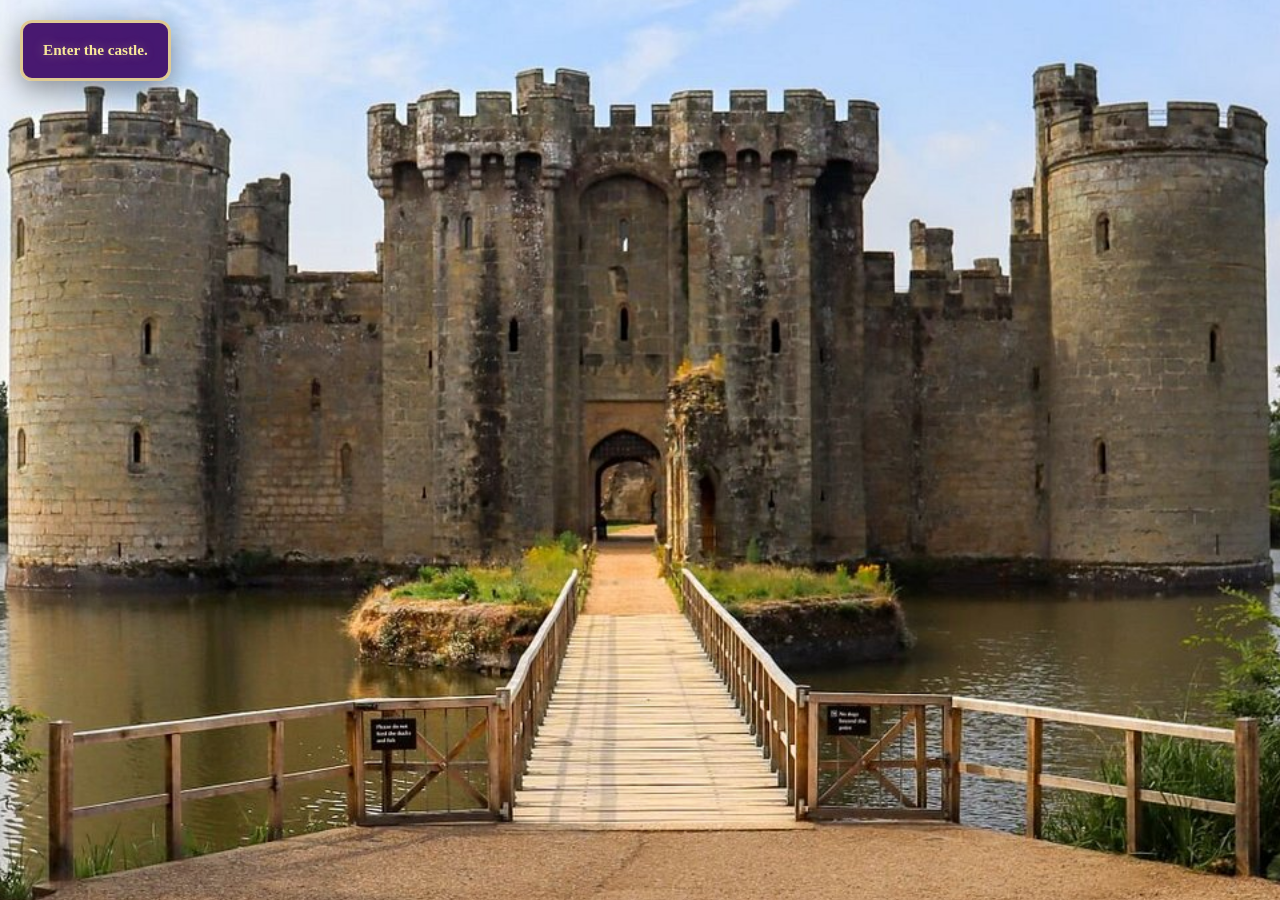
<file: nose.html>
<!DOCTYPE html>
<html lang="en">
<head>
  <meta charset="UTF-8">
  <meta name="viewport" content="width=device-width, initial-scale=1.0">
  <title>Nose</title>
  <link rel="stylesheet" href="css/scene-layout.css">
  <style>
    * {
      margin: 0;
      padding: 0;
      box-sizing: border-box;
    }

    html, body {
      width: 100%;
      height: 100%;
      overflow: hidden;
    }

    body {
      background-color: #1a0a2e;
    }

    .scene-stage--nose {
      background-color: #1a0a2e;
      background-image: url('stickers/images/Nose/castle.jpg');
      transition: background-image 0.6s ease;
    }

    .scene-stage--nose.is-interior {
      background-image: url('stickers/images/Nose/interior.jpg');
    }

    .scene-content {
      position: absolute;
      inset: 0;
      z-index: 1;
    }

    .scene-content.is-locked .sticker--draggable {
      pointer-events: none;
      cursor: default;
    }

    .entry-hotspot {
      position: absolute;
      width: 90px;
      height: 140px;
      border: none;
      border-radius: 0;
      background-color: transparent;
      cursor: pointer;
      top: 55%;
      left: 49%;
      transform: translate(-50%, -50%);
      padding: 0;
    }

    .entry-hotspot:focus-visible {
      outline: none;
    }

    .gorgon-hotspot {
      position: absolute;
      width: 48px;
      height: 48px;
      border: none;
      border-radius: 50%;
      background-color: transparent;
      cursor: pointer;
      top: 44%;
      left: 49.5%;
      transform: translate(-50%, -50%);
      padding: 0;
      z-index: 3;
    }

    .gorgon-hotspot:focus-visible {
      outline: none;
    }

    .sticker {
      position: absolute;
      width: var(--sticker-size);
      max-width: var(--sticker-size);
      height: auto;
      user-select: none;
      pointer-events: none;
    }

    .sticker--draggable {
      pointer-events: auto;
      cursor: grab;
      touch-action: none;
      z-index: 2;
    }

    .sticker--draggable.is-dragging {
      cursor: grabbing;
      z-index: 10;
    }

    .sticker--on-face {
      z-index: 4;
      pointer-events: none;
      transition: left 0.35s ease, top 0.35s ease, width 0.35s ease, transform 0.35s ease;
    }

    .sticker--honking {
      animation: clown-honk 0.35s ease-in-out infinite;
    }

    @keyframes clown-honk {
      0%, 100% { transform: scale(1); }
      50% { transform: scale(1.14); }
    }

    .sticker--on-face.sticker--flipped {
      transform: rotate(180deg);
    }

    .sticker--on-face.sticker--flipped.sticker--honking {
      animation: clown-honk-flipped 0.35s ease-in-out infinite;
    }

    @keyframes clown-honk-flipped {
      0%, 100% { transform: rotate(180deg) scale(1); }
      50% { transform: rotate(180deg) scale(1.14); }
    }

    .sticker--discarded {
      z-index: 2;
      pointer-events: none;
      transition: left 0.4s ease, top 0.4s ease;
    }

    .sticker--gorgon {
      --sticker-size: 360px;
      top: 50%;
      left: 50%;
      transform: translate(-50%, -50%);
      z-index: 1;
      pointer-events: none;
    }

    .pile-arrow {
      position: absolute;
      left: 9%;
      top: 34%;
      z-index: 3;
      display: none;
      flex-direction: column;
      align-items: center;
      gap: 4px;
      color: #f9e99a;
      font-size: clamp(2.5rem, 6vw, 4.5rem);
      line-height: 1;
      text-shadow: 0 2px 8px rgba(0, 0, 0, 0.85);
      pointer-events: none;
      animation: arrow-bounce 0.75s ease-in-out infinite;
    }

    .pile-arrow.is-visible {
      display: flex;
    }

    @keyframes arrow-bounce {
      0%, 100% { transform: translateY(0); }
      50% { transform: translateY(10px); }
    }

    .dialogue-overlay {
      position: fixed;
      inset: 0;
      z-index: 100;
      display: none;
      align-items: flex-end;
      justify-content: center;
      padding: 24px;
      background: rgba(0, 0, 0, 0.35);
      cursor: pointer;
    }

    .dialogue-overlay.is-active {
      display: flex;
    }

    .dialogue-box {
      width: min(820px, 94vw);
      padding: 22px 28px;
      border: 3px solid rgba(249, 233, 154, 0.85);
      border-radius: 12px;
      background: rgba(59, 7, 100, 0.94);
      box-shadow: 0 12px 40px rgba(0, 0, 0, 0.45);
      cursor: pointer;
    }

    .dialogue-speaker {
      margin-bottom: 10px;
      color: #f9e99a;
      font-size: 0.95rem;
      font-weight: 700;
      letter-spacing: 0.04em;
      text-transform: uppercase;
    }

    .dialogue-speaker--player {
      color: #c4b5fd;
    }

    .dialogue-text {
      color: #ffffff;
      font-size: 1.08rem;
      line-height: 1.55;
      white-space: pre-wrap;
    }

    .dialogue-cursor {
      display: inline-block;
      width: 2px;
      margin-left: 2px;
      background-color: #ffffff;
      animation: blink 0.8s step-end infinite;
      vertical-align: text-bottom;
      height: 1.05em;
    }

    .dialogue-cursor--hidden {
      visibility: hidden;
    }

    .dialogue-continue {
      margin-top: 16px;
      color: #f9e99a;
      font-size: 0.95rem;
      font-style: italic;
      opacity: 0;
      transition: opacity 0.2s ease;
    }

    .dialogue-continue--visible {
      opacity: 1;
    }

    @keyframes blink {
      0%, 100% { opacity: 1; }
      50% { opacity: 0; }
    }

    .sticker--legendary-nose {
      z-index: 25;
      pointer-events: none;
    }

    .map-return {
      position: fixed;
      top: 0;
      left: 50%;
      transform: translateX(-50%);
      z-index: 120;
      display: none;
      align-items: center;
      gap: 10px;
      padding: 14px 22px;
      border: 2px solid #f9e99a;
      border-radius: 999px;
      background: rgba(59, 7, 100, 0.92);
      color: #f9e99a;
      font-size: 1rem;
      cursor: pointer;
      pointer-events: auto;
    }

    .map-return.is-visible { display: flex; }

    .map-return--hub {
      top: 20px;
      right: 20px;
      left: auto;
      transform: none;
    }

    .map-return__arrow {
      font-size: 1.4rem;
      line-height: 1;
    }

    .challenge-continue {
      position: fixed;
      bottom: 28px;
      left: 50%;
      transform: translateX(-50%);
      z-index: 90;
      display: none;
      align-items: center;
      gap: 10px;
      padding: 14px 22px;
      border: 2px solid #f9e99a;
      border-radius: 999px;
      background: rgba(59, 7, 100, 0.92);
      color: #f9e99a;
      font-size: 1rem;
      cursor: pointer;
      pointer-events: auto;
    }

    .challenge-continue.is-visible { display: flex; }

    .challenge-continue:hover {
      background: rgba(88, 20, 140, 0.96);
    }

    .instructions {
      position: fixed;
      top: 20px;
      left: 20px;
      z-index: 50;
      max-width: min(360px, 88vw);
      padding: 16px 20px;
      margin: 0;
      list-style: none;
      border: 3px solid rgba(249, 233, 154, 0.85);
      border-radius: 12px;
      background: rgba(59, 7, 100, 0.92);
      box-shadow: 0 8px 28px rgba(0, 0, 0, 0.4);
    }

    .instructions--hidden { display: none; }

    .instructions__item {
      color: #ffffff;
      font-size: 0.95rem;
      line-height: 1.5;
      margin-bottom: 8px;
    }

    .instructions__item:last-child { margin-bottom: 0; }

    .instructions__item--done {
      text-decoration: line-through;
      opacity: 0.65;
      color: #d8c4f0;
    }

    .instructions__item--current {
      color: #f9e99a;
      font-weight: 700;
      text-shadow: 0 0 12px rgba(249, 233, 154, 0.35);
    }

    .sticker--on-face.sticker--banana-mustache {
      --banana-rotate: 20deg;
      transform: rotate(var(--banana-rotate));
      transform-origin: center center;
    }
  </style>
</head>
<body>
  <ul class="instructions" id="instructions" aria-live="polite"></ul>

  <div class="dialogue-overlay" id="dialogue-overlay">
    <div class="dialogue-box" id="dialogue-box">
      <p class="dialogue-speaker" id="dialogue-speaker"></p>
      <p class="dialogue-text">
        <span id="dialogue-typewriter"></span><span id="dialogue-cursor" class="dialogue-cursor"></span>
      </p>
      <p class="dialogue-continue" id="dialogue-continue">&lt;click to continue&gt;</p>
    </div>
  </div>

  <button class="map-return" id="map-return" type="button">
    <span class="map-return__arrow" aria-hidden="true">→</span>
    <span>Click to go back to Map</span>
  </button>

  <button class="challenge-continue" id="challenge-continue" type="button">Continue -&gt;</button>

  <div class="scene-viewport">
    <div class="scene-stage scene-stage--cover-bg scene-stage--nose" id="scene-stage">
      <div class="pile-arrow" id="pile-arrow" aria-hidden="true">↓</div>

      <main class="scene-content" id="scene-content">
        <button class="entry-hotspot" id="entry-hotspot" type="button" aria-label="Enter the castle"></button>
      </main>
    </div>
  </div>

  <script src="js/scene-layout.js"></script>
  <script src="audio/game-audio.js"></script>
  <script src="js/game-replay.js"></script>
  <script>
    SceneLayout.init();
    GameAudio.initBgm('dungeon_bgm.mp3');
  </script>
  <script>
    const ASSET_BASE = 'stickers/images/Nose/';
    const TYPE_SPEED_MS = 5;
    const RIGHT_SIDE_MARGIN_PX = 40;
    const RIGHT_STACK_START_RATIO = 0.08;
    const RIGHT_STACK_ROW_HEIGHT_PX = 48;
    const LIGHTBULB_METAL_ANCHOR_RATIO = 0.36;

    const INSTRUCTIONS = [
      'Enter the castle.'
    ];

    const PILE_ITEMS = [
      { id: 'baguette', file: 'baguette_sticker.png', size: 88, offsetX: 0, offsetY: 0 },
      { id: 'banana', file: 'banana_sticker.png', size: 72, offsetX: 34, offsetY: -18 },
      { id: 'clown-nose', file: 'clown_nose_sticker.png', size: 64, offsetX: -22, offsetY: 24 },
      { id: 'lightbulb', file: 'lightbulb_sticker.png', size: 70, offsetX: 48, offsetY: 28 },
      { id: 'pig', file: 'pig_sticker.png', size: 82, offsetX: 12, offsetY: 52 },
      { id: 'rubber', file: 'Rubber_sticker.png', size: 68, offsetX: -38, offsetY: 58 },
      { id: 'rudolph', file: 'Rudolph_sticker.png', size: 90, offsetX: 56, offsetY: -8 },
      { id: 'trunk', file: 'trunk_sticker.png', size: 76, offsetX: 24, offsetY: 74 }
    ];

    const NOSE_REACTIONS = {
      rudolph: {
        sizeFactor: 0.7,
        audio: 'audio/rudolph-carol-snip.mp3',
        dialogue: "I AIN'T NO DAMN RED NOSED FLYING DEER. TAKE THIS OFF MA FACE."
      },
      banana: {
        sizeFactor: 1.3,
        placement: 'banana-mustache',
        dialogue: [
          'By the stars above...',
          'My sacred celestial nose has been replaced.',
          'With a banana.',
          'A BANANA.',
          'I now look like if Mario and Donkey Kong made a mistake together.',
          'This is truly the darkest day in my dignified history.',
          'Take this muffin stuffing off my face and FIND ME-A MY NOSE-A.',
          "Ahhh shit I'm already turning."
        ]
      },
      baguette: {
        sizeFactor: 1.2,
        placement: 'baguette-tip',
        dialogue: [
          'Sacrebleu...',
          'I told one tiny lie.',
          'One.',
          'Now someone has attached an entire baguette to the end of my nose.',
          'A baguette belongs in a basket.',
          'Not protruding from my face like a medieval jousting lance.',
          'Am I a boy?',
          'Am I a puppet?',
          'Am I a loaf of bread?',
          'Nobody knows anymore.',
          'Yesterday a duck tried to eat my face.',
          'At this rate, my next lie will open a bakery franchise.',
          "Please find my real nose before I become France's longest sandwich."
        ]
      },
      pig: {
        sizeFactor: 0.7,
        audio: 'audio/oink.mp3',
        dialogue: "Why are you looking at me like that? I'm literally made of stone."
      },
      'clown-nose': {
        sizeFactor: 0.85,
        audio: 'audio/clown.mp3',
        honkAnimation: true,
        dialogue: 'I have reached the pinnacle of comedy. Kill me now.'
      },
      lightbulb: {
        placement: 'lightbulb-metal',
        dialogue: [
          'Ah! At last!',
          'The universe has recognised my genius.',
          'I had a bright idea...',
          'And now I am the bright idea.',
          'Do you realise what this means?',
          'I no longer think outside the box.',
          'I illuminate it.',
          'Unfortunately, this light bulb appears to be where my nose used to be.',
          'Please remove it before I accidentally invent electricity again.'
        ]
      },
      rubber: {
        audio: 'audio/chicken.mp3',
        dialogue: 'Those were the cries of my soul.'
      },
      trunk: {
        sizeFactor: 1.1,
        audio: 'audio/trunk.mp3',
        dialogue: 'Surprisingly these fit my nose pretty well. But no.'
      }
    };

    const ENDING_DIALOGUE = [
      { speaker: 'gorgon', text: 'AHAHAHAHA HAHAHAHHAHA HAHAHAHAHAHAHAHAHHAHAHAHAH' },
      { speaker: 'gorgon', text: "This is too funny. What's next?" },
      { speaker: 'player', text: 'Uhhh..... hate to say this but there is no next. We went through the entire pile.' },
      { speaker: 'gorgon', text: 'HAHAHAHA-' },
      { speaker: 'gorgon', text: "..... what? That's impossible. We still havn't found my nose yet." },
      { speaker: 'player', text: 'Idk what to say man, the pile is over.' },
      { speaker: 'gorgon', text: 'But how? I saw it roll under there myself a 1000 years ago, right after I blasted Pennywise right through that pillar.' },
      { speaker: 'player', text: '... how long ago again?' },
      { speaker: 'gorgon', text: 'A 1000 years. Why?' },
      { speaker: 'player', text: 'Oh. My. God. Bitch your nose probably degraded to dust by now.' },
      { speaker: 'gorgon', text: '..... well shit. I did not think of that.' },
      { speaker: 'player', text: 'The good news is you have a ton of noses to use rotatingly AND we had a great time together.' },
      { speaker: 'gorgon', text: 'Very true very true.' },
      { speaker: 'player', text: 'And that makes us friends now yeah?' },
      { speaker: 'gorgon', text: 'Ah ofcourse! My first friend in a very long time.' },
      { speaker: 'player', text: "So now that I'm your friend, and that it's my birthday today, I deserve a gift right?" },
      { speaker: 'gorgon', text: "Absolutely my friend! But I don't know much else about you so, what would you want as a gift?" },
      { speaker: 'player', text: "I'm so glad you asked! I'd like the Arcane Ingredient please." },
      { speaker: 'gorgon', text: "You know that's not a very friend-ish thing to do right." },
      { speaker: 'player', text: "Well it doesn't mean I'm not your friend but I still need it. Pleasssssssssssssseeee?" },
      { speaker: 'gorgon', text: "Hmmm..... Alright fine. Only because the people who entrusted this to me are long dead and their descendants don't even know I exist. Also we had a good time together so." },
      { speaker: 'player', text: 'YAYYYYY THANKS GORGY.' },
      { speaker: 'gorgon', text: 'Gorgy? Heh... why not.' }
    ];

    const DIALOGUE = [
      { speaker: 'gorgon', text: 'WHO DARES TO ENTER MY CASTLE?!?!?!' },
      { speaker: 'player', text: "Big stone boy, I don't mean no harm. I came looking for the Arcane ingredient hidden in this castle." },
      { speaker: 'gorgon', text: 'You have the guts to not only stand in my presence but speak back to me after my roar? Impressive young lady.' },
      { speaker: 'gorgon', text: "You seek my treasure yet do not bring neither gifts nor achievements. What are your qualifications? Who are your referrals? Where's my gate guard?" },
      { speaker: 'player', text: "Uhhh... well I bring no gifts, I have some achievements & qualifications but I highly doubt they matter in this situation. I have 1 braincell so my referral is my other stupid-half, and there was no gate guard present. I pretty much just walked right in." },
      { speaker: 'gorgon', text: "The gate guards gone? Well that's fantastic, now I need a new one. Hmmm.... hey would you like a job?" },
      { speaker: 'player', text: "If it wasn't for the absolutely terrible working conditions and what's clearly a grumpy, old and terrible boss, I'd have taken the offer. A job offer that fast in this economy, jeez." },
      { speaker: 'gorgon', text: 'Hmph! Well then, if you have nothing else to say, LEAVE.' },
      { speaker: 'player', text: "Hold up I still want the treasure. C'mon theres got to be something I can do for you?" },
      { speaker: 'gorgon', text: 'Hmmm...' },
      { speaker: 'gorgon', text: '.....' },
      { speaker: 'gorgon', text: '........' },
      { speaker: 'gorgon', text: '..........' },
      { speaker: 'gorgon', text: "........... well there's something." },
      { speaker: 'player', text: "(Took you long enough.) Ok! Let's hear it." },
      { speaker: 'gorgon', text: 'Find my nose.' },
      { speaker: 'player', text: '.....' },
      { speaker: 'player', text: '........' },
      { speaker: 'player', text: '..........' },
      { speaker: 'player', text: '........... what.' },
      { speaker: 'gorgon', text: 'Took you long enough. I said, I want you to find my nose for me.' },
      { speaker: 'player', text: 'I have too many damn Qs but I need what I came for faster. Give me a clue.' },
      { speaker: 'gorgon', text: 'I can do you one better. You see that pile of items there?', showArrow: true },
      { speaker: 'gorgon', text: 'Those are actually the noses of all my previous enemies. My nose accidentally got mixed up among them. Sort through them and find my nose.' },
      { speaker: 'player', text: "This is crazy, this is nuts, this is stupid, this is what I got to do. Let's get to it." }
    ];

    const sceneContent = document.getElementById('scene-content');
    const entryHotspot = document.getElementById('entry-hotspot');
    const dialogueOverlay = document.getElementById('dialogue-overlay');
    const dialogueBox = document.getElementById('dialogue-box');
    const dialogueSpeaker = document.getElementById('dialogue-speaker');
    const dialogueTypewriter = document.getElementById('dialogue-typewriter');
    const dialogueCursor = document.getElementById('dialogue-cursor');
    const dialogueContinue = document.getElementById('dialogue-continue');
    const pileArrow = document.getElementById('pile-arrow');
    const mapReturn = document.getElementById('map-return');
    const challengeContinue = document.getElementById('challenge-continue');
    const instructionsPanel = document.getElementById('instructions');
    const victoryAudio = new Audio('audio/victory.mp3');

    let instructionStep = 0;

    let gorgonHotspot = null;
    let legendaryNoseSticker = null;
    let dialogueIndex = 0;
    let dialogueIsTyping = false;
    let dialogueWaitingForClick = false;
    let challengeStarted = false;
    let isReacting = false;
    let reactionDialogueLines = null;
    let reactionDialogueLineIndex = 0;
    let reactionDialogueOnComplete = null;
    let allNosesTriedOnce = false;
    let endingTriggered = false;
    let isVictory = false;

    function isReplayMode() {
      return GameReplay.isActive();
    }

    function lockScene() {
      sceneContent.classList.add('is-locked');
    }

    function unlockScene() {
      sceneContent.classList.remove('is-locked');
    }

    function renderInstructions() {
      if (instructionStep >= INSTRUCTIONS.length) {
        instructionsPanel.classList.add('instructions--hidden');
        return;
      }

      instructionsPanel.classList.remove('instructions--hidden');
      instructionsPanel.replaceChildren();

      INSTRUCTIONS.forEach((text, index) => {
        if (index > instructionStep) {
          return;
        }

        const item = document.createElement('li');
        item.className = 'instructions__item';
        if (index < instructionStep) {
          item.classList.add('instructions__item--done');
        } else if (index === instructionStep) {
          item.classList.add('instructions__item--current');
        }
        item.textContent = text;
        instructionsPanel.appendChild(item);
      });
    }

    function advanceInstruction() {
      instructionStep += 1;
      renderInstructions();
    }

    function createSticker(className, id, src, alt) {
      const sticker = document.createElement('img');
      sticker.className = className;
      sticker.id = id;
      sticker.dataset.stickerId = id;
      sticker.src = src;
      sticker.alt = alt;
      return sticker;
    }

    function placeGorgon() {
      const gorgon = createSticker(
        'sticker sticker--gorgon',
        'gorgon-sticker',
        `${ASSET_BASE}gorgon_sticker.png`,
        'Gorgon'
      );
      sceneContent.appendChild(gorgon);
    }

    function placeGorgonHotspot() {
      gorgonHotspot = document.createElement('button');
      gorgonHotspot.className = 'gorgon-hotspot';
      gorgonHotspot.id = 'gorgon-hotspot';
      gorgonHotspot.type = 'button';
      gorgonHotspot.setAttribute('aria-label', 'Gorgon nose');
      sceneContent.appendChild(gorgonHotspot);
    }

    function placeNosePile() {
      const pileAnchorX = SceneLayout.DESIGN_W * 0.09;
      const pileAnchorY = SceneLayout.DESIGN_H * 0.54;

      PILE_ITEMS.forEach((item) => {
        const sticker = createSticker(
          'sticker sticker--draggable',
          `nose-${item.id}`,
          `${ASSET_BASE}${item.file}`,
          item.id
        );
        sticker.style.setProperty('--sticker-size', `${item.size}px`);
        sticker.style.left = `${pileAnchorX + item.offsetX}px`;
        sticker.style.top = `${pileAnchorY + item.offsetY}px`;
        sceneContent.appendChild(sticker);
        bindDraggable(sticker);
      });
    }

    function resetDialoguePanel() {
      dialogueTypewriter.textContent = '';
      dialogueContinue.classList.remove('dialogue-continue--visible');
      dialogueCursor.classList.remove('dialogue-cursor--hidden');
      dialogueWaitingForClick = false;
    }

    function showContinuePrompt() {
      dialogueWaitingForClick = true;
      dialogueCursor.classList.add('dialogue-cursor--hidden');
      dialogueContinue.classList.add('dialogue-continue--visible');
    }

    function typeDialogueLine(text, onComplete) {
      dialogueIsTyping = true;
      let charIndex = 0;
      const lineText = GameAudio.replacePlayerText(text);

      function typeNextCharacter() {
        if (charIndex < lineText.length) {
          const char = lineText.charAt(charIndex);
          dialogueTypewriter.textContent += char;
          GameAudio.playTypeChar(char);
          charIndex += 1;
          window.setTimeout(typeNextCharacter, TYPE_SPEED_MS);
          return;
        }
        dialogueIsTyping = false;
        onComplete();
      }

      typeNextCharacter();
    }

    function startDialogueLine() {
      const line = DIALOGUE[dialogueIndex];
      resetDialoguePanel();

      dialogueSpeaker.textContent = line.speaker === 'gorgon' ? 'Gorgon' : 'DNB';
      dialogueSpeaker.classList.toggle('dialogue-speaker--player', line.speaker === 'player');

      if (line.showArrow) {
        pileArrow.classList.add('is-visible');
        pileArrow.setAttribute('aria-hidden', 'false');
      }

      typeDialogueLine(line.text, showContinuePrompt);
    }

    function startDialogue() {
      dialogueOverlay.classList.add('is-active');
      lockScene();
      startDialogueLine();
    }

    function completeDialogue() {
      dialogueOverlay.classList.remove('is-active');
      challengeStarted = true;
      unlockScene();
    }

    function hidePileArrow() {
      pileArrow.classList.remove('is-visible');
      pileArrow.setAttribute('aria-hidden', 'true');
    }

    function normalizeDialogueLine(line) {
      if (typeof line === 'string') {
        return { speaker: 'gorgon', text: line };
      }
      return line;
    }

    function startSequenceDialogueLine() {
      const line = normalizeDialogueLine(reactionDialogueLines[reactionDialogueLineIndex]);
      resetDialoguePanel();
      dialogueSpeaker.textContent = line.speaker === 'player' ? 'DNB' : 'Gorgon';
      dialogueSpeaker.classList.toggle('dialogue-speaker--player', line.speaker === 'player');
      typeDialogueLine(line.text, showContinuePrompt);
    }

    function showDialogueSequence(lines, onComplete) {
      reactionDialogueLines = (Array.isArray(lines) ? lines : [lines]).map(normalizeDialogueLine);
      reactionDialogueLineIndex = 0;
      reactionDialogueOnComplete = onComplete;
      dialogueOverlay.classList.add('is-active');
      lockScene();
      startSequenceDialogueLine();
    }

    function advanceReactionDialogue() {
      reactionDialogueLineIndex += 1;
      if (reactionDialogueLineIndex >= reactionDialogueLines.length) {
        const onComplete = reactionDialogueOnComplete;
        reactionDialogueLines = null;
        reactionDialogueOnComplete = null;
        dialogueOverlay.classList.remove('is-active');
        dialogueWaitingForClick = false;
        onComplete();
        return;
      }

      startSequenceDialogueLine();
    }

    function advanceDialogue() {
      if (dialogueIsTyping || !dialogueWaitingForClick) {
        return;
      }

      if (reactionDialogueLines) {
        advanceReactionDialogue();
        return;
      }

      if (DIALOGUE[dialogueIndex].showArrow) {
        hidePileArrow();
      }

      dialogueIndex += 1;
      if (dialogueIndex >= DIALOGUE.length) {
        completeDialogue();
        return;
      }

      startDialogueLine();
    }

    function wait(ms) {
      return new Promise((resolve) => window.setTimeout(resolve, ms));
    }

    function isCenterOverTarget(sticker, target) {
      const stickerRect = sticker.getBoundingClientRect();
      const centerX = stickerRect.left + stickerRect.width / 2;
      const centerY = stickerRect.top + stickerRect.height / 2;
      const targetRect = target.getBoundingClientRect();
      return (
        centerX >= targetRect.left
        && centerX <= targetRect.right
        && centerY >= targetRect.top
        && centerY <= targetRect.bottom
      );
    }

    function getStickerSize(sticker) {
      const sizeValue = getComputedStyle(sticker).getPropertyValue('--sticker-size').trim();
      if (sizeValue.endsWith('px')) {
        return Number.parseFloat(sizeValue);
      }
      return sticker.offsetWidth;
    }

    function centerStickerOnHotspot(sticker, hotspot) {
      const hotspotStage = SceneLayout.stagePointFromElement(hotspot);
      const width = sticker.offsetWidth;
      const height = sticker.offsetHeight;
      sticker.style.left = `${hotspotStage.centerX - width / 2}px`;
      sticker.style.top = `${hotspotStage.centerY - height / 2}px`;
    }

    function placeBaguetteTipOnHotspot(sticker, hotspot) {
      const hotspotStage = SceneLayout.stagePointFromElement(hotspot);
      sticker.style.left = `${hotspotStage.centerX}px`;
      sticker.style.top = `${hotspotStage.centerY - sticker.offsetHeight / 2}px`;
    }

    function placeLightbulbMetalOnHotspot(sticker, hotspot) {
      sticker.classList.add('sticker--flipped');
      const hotspotStage = SceneLayout.stagePointFromElement(hotspot);
      const width = sticker.offsetWidth;
      const height = sticker.offsetHeight;
      sticker.style.left = `${hotspotStage.centerX - width / 2}px`;
      sticker.style.top = `${hotspotStage.centerY - height * LIGHTBULB_METAL_ANCHOR_RATIO}px`;
    }

    function placeBananaMustacheOnHotspot(sticker, hotspot) {
      sticker.classList.add('sticker--banana-mustache');
      centerStickerOnHotspot(sticker, hotspot);
    }

    function applyStickerPlacement(sticker, placement) {
      if (placement === 'baguette-tip') {
        placeBaguetteTipOnHotspot(sticker, gorgonHotspot);
        return;
      }

      if (placement === 'lightbulb-metal') {
        placeLightbulbMetalOnHotspot(sticker, gorgonHotspot);
        return;
      }

      if (placement === 'banana-mustache') {
        placeBananaMustacheOnHotspot(sticker, gorgonHotspot);
        return;
      }

      centerStickerOnHotspot(sticker, gorgonHotspot);
    }

    function countTriedNoses() {
      return document.querySelectorAll('[data-nose-tried="true"]').length;
    }

    function getNoseStackIndex(sticker) {
      const noseId = getNoseIdFromSticker(sticker);
      return PILE_ITEMS.findIndex((item) => item.id === noseId);
    }

    function resetStickerToOriginalSize(sticker) {
      const noseId = getNoseIdFromSticker(sticker);
      const item = PILE_ITEMS.find((entry) => entry.id === noseId);
      if (item) {
        sticker.style.setProperty('--sticker-size', `${item.size}px`);
      }
    }

    function enableNoseReplay(sticker) {
      sticker.classList.remove('sticker--discarded');
      sticker.classList.add('sticker--draggable');
    }

    function enableAllNoseReplay() {
      document.querySelectorAll('[data-nose-tried="true"]').forEach((sticker) => {
        enableNoseReplay(sticker);
      });
    }

    function disableAllNoseReplay() {
      document.querySelectorAll('[data-nose-tried="true"]').forEach((sticker) => {
        sticker.classList.remove('is-dragging', 'sticker--draggable', 'sticker--on-face');
        sticker.classList.add('sticker--discarded');
      });
    }

    function showChallengeContinue() {
      challengeContinue.classList.add('is-visible');
    }

    function startEndingDialogue() {
      if (endingTriggered || isVictory) {
        return;
      }

      endingTriggered = true;
      challengeContinue.classList.remove('is-visible');
      disableAllNoseReplay();
      lockScene();
      window.setTimeout(() => {
        showDialogueSequence(ENDING_DIALOGUE, startVictorySequence);
      }, 500);
    }

    function canTryNose(sticker) {
      if (isReplayMode() && !endingTriggered) {
        return true;
      }
      if (allNosesTriedOnce && !endingTriggered) {
        return true;
      }
      return sticker.dataset.noseTried !== 'true';
    }

    function finishNoseReaction(sticker) {
      resetStickerToOriginalSize(sticker);
      sticker.style.transform = '';
      sticker.classList.remove(
        'sticker--on-face',
        'sticker--honking',
        'sticker--flipped',
        'sticker--banana-mustache'
      );
      sticker.classList.add('sticker--discarded');
      sticker.dataset.noseTried = 'true';
      placeStickerOnRight(sticker);
      isReacting = false;
      unlockScene();

      if (isReplayMode() && !endingTriggered) {
        enableNoseReplay(sticker);
        return;
      }

      if (allNosesTriedOnce && !endingTriggered) {
        enableNoseReplay(sticker);
        return;
      }

      checkAllNosesTried();
    }

    function checkAllNosesTried() {
      if (isReplayMode() || allNosesTriedOnce || isVictory || endingTriggered || countTriedNoses() < PILE_ITEMS.length) {
        return;
      }

      allNosesTriedOnce = true;
      showChallengeContinue();
      enableAllNoseReplay();
    }

    function positionMapReturnBelowNose() {
      if (!legendaryNoseSticker) {
        return;
      }

      const noseRect = legendaryNoseSticker.getBoundingClientRect();
      mapReturn.style.top = `${noseRect.bottom + 16}px`;
      mapReturn.style.left = `${noseRect.left + noseRect.width / 2}px`;
      mapReturn.style.transform = 'translateX(-50%)';
    }

    async function startVictorySequence() {
      isVictory = true;
      lockScene();

      const gorgonSticker = document.getElementById('gorgon-sticker');
      const gorgonStage = SceneLayout.stagePointFromElement(gorgonSticker);
      const startSize = 80;

      legendaryNoseSticker = createSticker(
        'sticker sticker--legendary-nose',
        'legendary-nose-sticker',
        `${ASSET_BASE}nose_sticker.png`,
        'Legendary nose'
      );
      legendaryNoseSticker.style.setProperty('--sticker-size', `${startSize}px`);
      legendaryNoseSticker.style.left = `${gorgonStage.centerX - startSize / 2}px`;
      legendaryNoseSticker.style.top = `${gorgonStage.centerY - startSize / 2}px`;
      sceneContent.appendChild(legendaryNoseSticker);

      victoryAudio.currentTime = 0;
      victoryAudio.play().catch(() => {});

      await wait(200);

      const targetSize = Math.min(SceneLayout.DESIGN_W, SceneLayout.DESIGN_H) * 0.42;
      legendaryNoseSticker.style.transition = 'left 2.2s ease, top 2.2s ease, width 2.2s ease';
      legendaryNoseSticker.style.left = `${SceneLayout.DESIGN_W / 2 - targetSize / 2}px`;
      legendaryNoseSticker.style.top = `${SceneLayout.DESIGN_H / 2 - targetSize / 2}px`;
      legendaryNoseSticker.style.setProperty('--sticker-size', `${targetSize}px`);

      await wait(2300);

      positionMapReturnBelowNose();
      mapReturn.classList.add('is-visible');
    }

    function placeStickerOnRight(sticker) {
      const width = sticker.offsetWidth;
      const x = SceneLayout.DESIGN_W - width - RIGHT_SIDE_MARGIN_PX;
      const stackIndex = Math.max(0, getNoseStackIndex(sticker));
      const y = SceneLayout.DESIGN_H * RIGHT_STACK_START_RATIO
        + stackIndex * RIGHT_STACK_ROW_HEIGHT_PX;
      sticker.style.left = `${x}px`;
      sticker.style.top = `${y}px`;
    }

    function playAudio(audio) {
      return new Promise((resolve) => {
        GameAudio.pauseBgm();

        const finish = () => {
          GameAudio.resumeBgm();
          resolve();
        };

        const onEnded = () => {
          audio.removeEventListener('ended', onEnded);
          audio.removeEventListener('error', onError);
          finish();
        };
        const onError = () => {
          audio.removeEventListener('ended', onEnded);
          audio.removeEventListener('error', onError);
          finish();
        };
        audio.addEventListener('ended', onEnded);
        audio.addEventListener('error', onError);
        audio.currentTime = 0;
        audio.play().catch(onError);
      });
    }

    function getNoseIdFromSticker(sticker) {
      return sticker.dataset.stickerId.replace(/^nose-/, '');
    }

    async function runNoseReaction(sticker, reaction) {
      isReacting = true;
      lockScene();

      resetStickerToOriginalSize(sticker);
      sticker.classList.remove('is-dragging');
      sticker.classList.remove('sticker--draggable');
      sticker.classList.add('sticker--on-face');

      const sizeFactor = reaction.sizeFactor ?? 1;
      if (sizeFactor !== 1) {
        const currentSize = getStickerSize(sticker);
        sticker.style.setProperty('--sticker-size', `${currentSize * sizeFactor}px`);
      }

      await wait(50);
      applyStickerPlacement(sticker, reaction.placement ?? 'center');
      await wait(380);

      if (reaction.honkAnimation) {
        sticker.classList.add('sticker--honking');
      }

      if (reaction.audio) {
        await playAudio(new Audio(reaction.audio));
      }

      if (reaction.honkAnimation) {
        sticker.classList.remove('sticker--honking');
      }

      showDialogueSequence(reaction.dialogue, () => {
        finishNoseReaction(sticker);
      });
    }

    function handleNoseDrop(sticker) {
      if (!challengeStarted || isReacting || !canTryNose(sticker)) {
        return;
      }

      if (!gorgonHotspot || !isCenterOverTarget(sticker, gorgonHotspot)) {
        return;
      }

      const noseId = getNoseIdFromSticker(sticker);
      const reaction = NOSE_REACTIONS[noseId];
      if (!reaction) {
        return;
      }

      runNoseReaction(sticker, reaction);
    }

    function enterCastle() {
      advanceInstruction();
      startNoseChallenge();
    }

    function startNoseChallenge() {
      document.getElementById('scene-stage').classList.add('is-interior');
      if (entryHotspot.isConnected) {
        entryHotspot.remove();
      }
      placeGorgon();
      placeGorgonHotspot();
      placeNosePile();
      challengeStarted = true;
      unlockScene();

      if (isReplayMode()) {
        return;
      }

      startDialogue();
    }

    function initReplayMode() {
      instructionsPanel.classList.add('instructions--hidden');
      mapReturn.classList.add('is-visible', 'map-return--hub');
      startNoseChallenge();
    }

    function normalizeStickerPosition(sticker) {
      const stage = SceneLayout.stagePointFromElement(sticker);
      sticker.style.left = `${stage.x}px`;
      sticker.style.top = `${stage.y}px`;
    }

    function bindDraggable(sticker) {
      sticker.addEventListener('pointerdown', (event) => {
        if (!challengeStarted || isVictory || isReacting || sceneContent.classList.contains('is-locked')) {
          return;
        }
        event.preventDefault();
        sticker.setPointerCapture(event.pointerId);
        startDrag(sticker, event.clientX, event.clientY);
      });
    }

    function startDrag(sticker, clientX, clientY) {
      normalizeStickerPosition(sticker);
      const pointer = SceneLayout.clientToStage(clientX, clientY);
      const stickerLeft = parseFloat(sticker.style.left) || 0;
      const stickerTop = parseFloat(sticker.style.top) || 0;
      const offsetX = pointer.x - stickerLeft;
      const offsetY = pointer.y - stickerTop;
      sticker.classList.add('is-dragging');

      function moveAt(x, y) {
        const point = SceneLayout.clientToStage(x, y);
        sticker.style.left = `${point.x - offsetX}px`;
        sticker.style.top = `${point.y - offsetY}px`;
      }

      function onPointerMove(event) {
        moveAt(event.clientX, event.clientY);
      }

      function onPointerUp() {
        sticker.classList.remove('is-dragging');
        handleNoseDrop(sticker);
        window.removeEventListener('pointermove', onPointerMove);
        window.removeEventListener('pointerup', onPointerUp);
      }

      window.addEventListener('pointermove', onPointerMove);
      window.addEventListener('pointerup', onPointerUp);
    }

    entryHotspot.addEventListener('click', enterCastle);

    challengeContinue.addEventListener('click', () => {
      if (isReacting || dialogueOverlay.classList.contains('is-active')) {
        return;
      }
      startEndingDialogue();
    });

    mapReturn.addEventListener('click', () => {
      if (!isReplayMode()) {
        localStorage.setItem('nose-challenge-complete', 'true');
        sessionStorage.setItem('nose-map-animate', 'true');
      }
      window.location.href = 'Map.html';
    });

    window.addEventListener('resize', () => {
      if (isVictory && legendaryNoseSticker) {
        positionMapReturnBelowNose();
      }
    });

    dialogueOverlay.addEventListener('click', advanceDialogue);
    dialogueBox.addEventListener('click', (event) => {
      event.stopPropagation();
      advanceDialogue();
    });

    renderInstructions();

    if (isReplayMode()) {
      initReplayMode();
    }
  </script>
</body>
</html>
</file>
<file: css/scene-layout.css>
/* Uniform 1920×1080 design stage — scales to fill the viewport */

html,
body {
  width: 100%;
  height: 100%;
  overflow: hidden;
}

body.has-scene-layout {
  background: #140028;
}

.scene-viewport {
  position: fixed;
  inset: 0;
  display: flex;
  align-items: center;
  justify-content: center;
  overflow: hidden;
}

.scene-scale-wrapper {
  position: relative;
  overflow: hidden;
  flex-shrink: 0;
}

.scene-stage {
  position: relative;
  width: var(--design-w, 1920px);
  height: var(--design-h, 1080px);
  transform-origin: 0 0;
  overflow: hidden;
  flex-shrink: 0;
}

.scene-stage .scene-background {
  position: absolute;
  inset: 0;
  z-index: 0;
  overflow: hidden;
}

.scene-stage .scene-content {
  position: absolute;
  inset: 0;
  width: var(--design-w, 1920px);
  height: var(--design-h, 1080px);
  z-index: 1;
}

.scene-stage .map-path {
  position: absolute;
  inset: 0;
  width: var(--design-w, 1920px);
  height: var(--design-h, 1080px);
}

.scene-stage--cover-bg {
  background-repeat: no-repeat;
  background-position: center center;
  background-size: cover;
}

.scene-stage .scene-background__particles {
  width: 100%;
  height: 100%;
}

.scene-stage #game-canvas {
  position: absolute;
  inset: 0;
  width: var(--design-w, 1920px);
  height: var(--design-h, 1080px);
  display: block;
}
</file>
<file: baby/style.css>
* {
  margin: 0;
  padding: 0;
  box-sizing: border-box;
}

html, body {
  width: 100%;
  height: 100%;
  overflow: hidden;
}

body {
  font-family: system-ui, -apple-system, sans-serif;
  background: #5eb3d6;
  color: #ffffff;
}

#game-canvas {
  touch-action: none;
  cursor: grab;
}

#game-canvas.is-dragging {
  cursor: grabbing;
}

.loading-screen {
  position: fixed;
  inset: 0;
  z-index: 200;
  display: flex;
  align-items: center;
  justify-content: center;
  background: linear-gradient(180deg, #7ec8ff 0%, #b8e4ff 100%);
}

.loading-screen--hidden {
  display: none;
}

.loading-screen__text {
  font-size: 1.25rem;
  font-weight: 600;
  text-shadow: 0 1px 4px rgba(0, 0, 0, 0.25);
}

.ui-overlay {
  position: fixed;
  inset: 0;
  z-index: 10;
  pointer-events: none;
}

.ui-overlay--hidden {
  display: none;
}

.game-header {
  position: absolute;
  top: 16px;
  left: 50%;
  transform: translateX(-50%);
  text-align: center;
  width: min(92vw, 720px);
}

.game-title {
  font-size: clamp(1.4rem, 3.5vw, 2rem);
  text-shadow: 0 2px 8px rgba(0, 0, 0, 0.35);
}

.game-subtitle {
  margin-top: 6px;
  font-size: clamp(0.9rem, 2vw, 1.05rem);
  opacity: 0.92;
}

.level-indicator {
  margin-top: 8px;
  font-size: 0.95rem;
  font-weight: 700;
  color: #fff6c2;
}

.hud {
  position: absolute;
  top: 158px;
  left: 50%;
  transform: translateX(-50%);
  display: none;
  gap: 20px;
  padding: 8px 16px;
  border-radius: 999px;
  background: rgba(20, 0, 40, 0.5);
  font-size: 0.95rem;
  font-weight: 600;
}

.hud.is-visible {
  display: flex;
}

.hud[hidden] {
  display: none !important;
}

.commentary {
  position: absolute;
  bottom: 24px;
  left: 50%;
  transform: translateX(-50%);
  max-width: min(90vw, 520px);
  padding: 10px 18px;
  border-radius: 12px;
  background: rgba(59, 7, 100, 0.82);
  text-align: center;
  font-size: 0.95rem;
  font-style: italic;
  min-height: 1.4em;
}

.modal {
  position: absolute;
  inset: 0;
  display: none;
  flex-direction: column;
  align-items: center;
  justify-content: center;
  padding: 24px;
  background: rgba(10, 10, 30, 0.55);
  pointer-events: auto;
}

.modal.is-open {
  display: flex;
}

.modal[hidden] {
  display: none !important;
}

.modal__title {
  font-size: clamp(1.5rem, 4vw, 2.2rem);
  margin-bottom: 12px;
  text-align: center;
}

.modal__message,
.modal__submessage {
  text-align: center;
  line-height: 1.5;
  max-width: 480px;
}

.modal__submessage {
  margin-top: 10px;
  opacity: 0.9;
  font-style: italic;
}

.modal__actions {
  display: flex;
  gap: 12px;
  margin-top: 22px;
  flex-wrap: wrap;
  justify-content: center;
}

.btn {
  padding: 12px 22px;
  border: 2px solid #f9e99a;
  border-radius: 999px;
  background: rgba(59, 7, 100, 0.92);
  color: #f9e99a;
  font-size: 1rem;
  cursor: pointer;
  pointer-events: auto;
}

.btn--primary {
  background: #f9e99a;
  color: #3b0764;
  font-weight: 700;
}

.btn--compact {
  margin-top: 10px;
  padding: 8px 16px;
  font-size: 0.85rem;
}

.level-select {
  position: fixed;
  inset: 0;
  z-index: 160;
  display: none;
  align-items: center;
  justify-content: center;
  padding: 24px;
  background: rgba(10, 10, 30, 0.72);
  pointer-events: auto;
}

.level-select.is-open {
  display: flex;
}

.level-select[hidden] {
  display: none !important;
}

.level-select__panel {
  width: min(420px, 92vw);
  padding: 28px 24px;
  border: 2px solid #f9e99a;
  border-radius: 16px;
  background: rgba(59, 7, 100, 0.94);
  text-align: center;
}

.level-select__title {
  margin-bottom: 18px;
  font-size: 1.5rem;
}

.level-select__grid {
  display: grid;
  grid-template-columns: repeat(3, minmax(0, 1fr));
  gap: 12px;
  margin-bottom: 20px;
}

.level-select__btn {
  width: 100%;
}

.btn:hover {
  filter: brightness(1.08);
}

.victory-overlay {
  position: fixed;
  inset: 0;
  z-index: 150;
  display: flex;
  flex-direction: column;
  align-items: center;
  justify-content: center;
  background: rgba(0, 0, 0, 0.35);
  pointer-events: none;
}

.victory-overlay--hidden {
  display: none;
}

.victory-overlay.is-active {
  pointer-events: auto;
}

.victory-sticker {
  width: min(42vmin, 360px);
  height: auto;
  user-select: none;
  pointer-events: none;
  transition: width 2.2s ease, transform 2.2s ease;
}

.map-return {
  position: fixed;
  display: none;
  align-items: center;
  gap: 10px;
  padding: 14px 22px;
  border: 2px solid #f9e99a;
  border-radius: 999px;
  background: rgba(59, 7, 100, 0.92);
  color: #f9e99a;
  font-size: 1rem;
  cursor: pointer;
  pointer-events: auto;
  z-index: 160;
}

.map-return.is-visible {
  display: flex;
}

.map-return__arrow {
  font-size: 1.4rem;
  line-height: 1;
}

.intro-overlay {
  position: fixed;
  inset: 0;
  z-index: 120;
  display: flex;
  align-items: center;
  justify-content: center;
  padding: 24px;
  background: rgba(20, 0, 40, 0.72);
  cursor: pointer;
}

.intro-overlay--hidden {
  display: none;
}

.intro-box {
  width: min(720px, 92vw);
  max-height: 80vh;
  overflow-y: auto;
  padding: 28px 32px;
  border: 3px solid rgba(249, 233, 154, 0.85);
  border-radius: 12px;
  background: rgba(59, 7, 100, 0.94);
  box-shadow: 0 12px 40px rgba(0, 0, 0, 0.45);
  cursor: pointer;
}

.intro-text {
  color: #ffffff;
  font-size: 1.15rem;
  line-height: 1.6;
  white-space: pre-wrap;
}

.intro-cursor {
  display: inline-block;
  width: 2px;
  margin-left: 2px;
  background-color: #ffffff;
  animation: intro-blink 0.8s step-end infinite;
  vertical-align: text-bottom;
  height: 1.1em;
}

.intro-cursor--hidden {
  visibility: hidden;
}

.intro-continue {
  margin-top: 18px;
  color: #f9e99a;
  font-size: 1rem;
  font-style: italic;
  opacity: 0;
  transition: opacity 0.2s ease;
}

.intro-continue--visible {
  opacity: 1;
}

@keyframes intro-blink {
  0%, 100% { opacity: 1; }
  50% { opacity: 0; }
}
</file>
